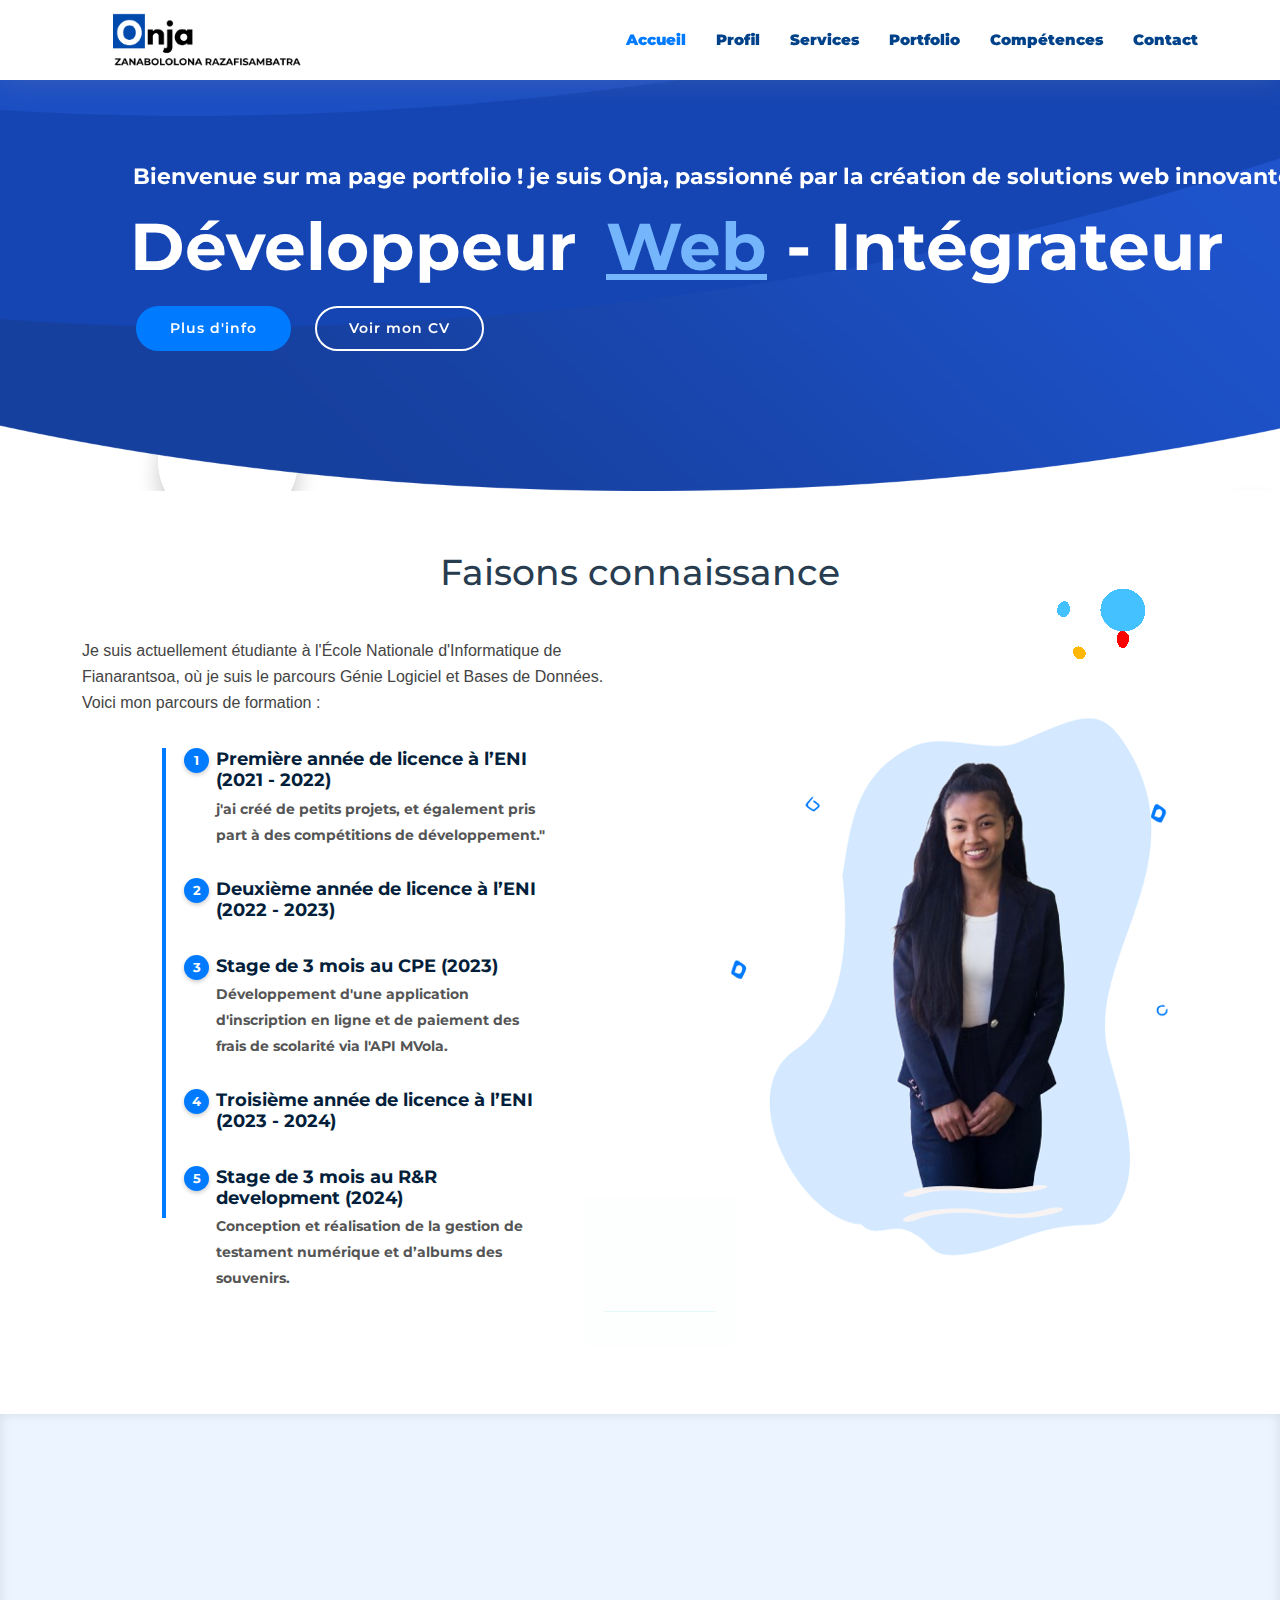
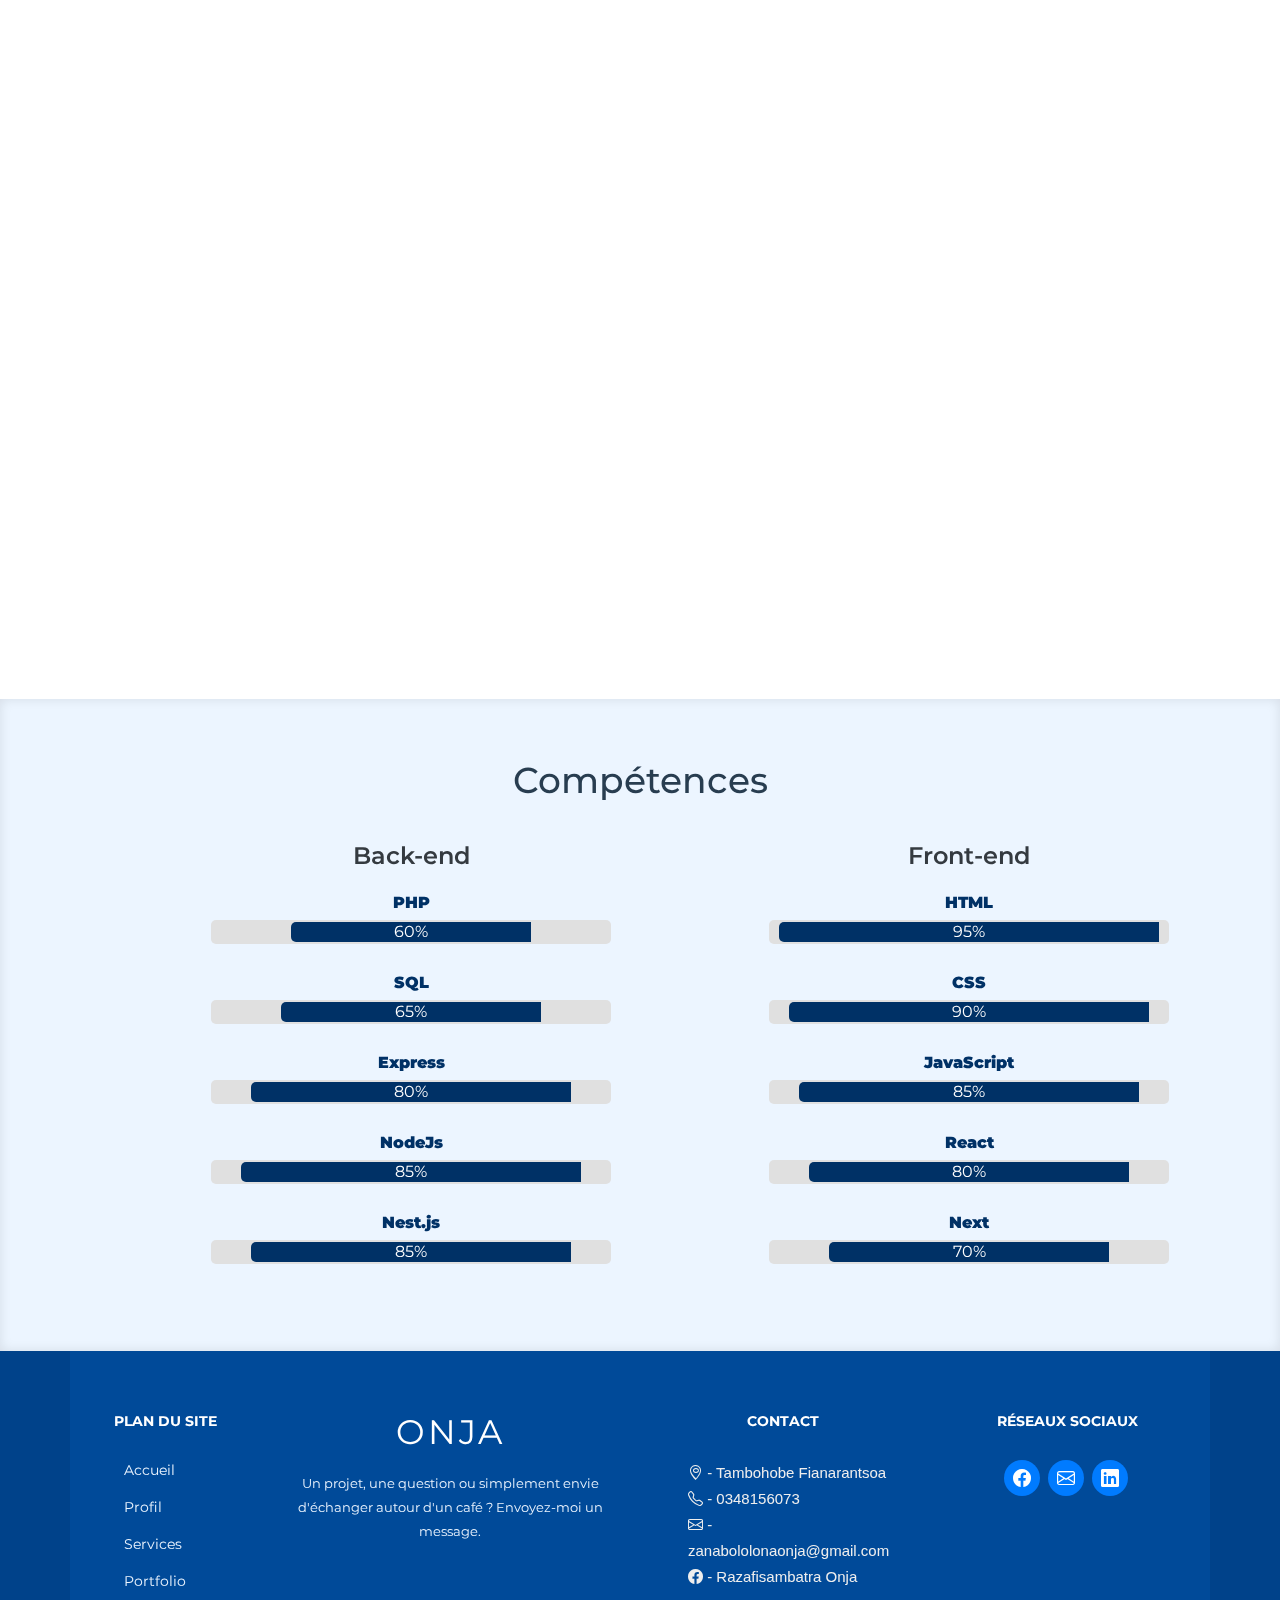
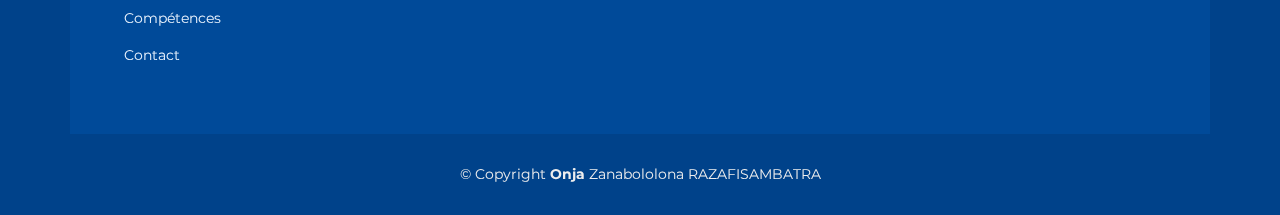
<file: andrana.html>
<!DOCTYPE html>
<html lang="en">

<head>
  <meta charset="utf-8">
  <meta content="width=device-width, initial-scale=1.0" name="viewport">

  <title>portfolio</title>
  <meta content="" name="description">
  <meta content="" name="keywords">
  <!-- Favicons -->
  <!-- Favicons -->
  <link href="assets/img/favicon.png" rel="icon">
  <link href="assets/img/apple-touch-icon.png" rel="apple-touch-icon">

  <!-- Google Fonts -->
  <link href="https://fonts.googleapis.com/css?family=Open+Sans:300,300i,400,400i,600,600i,700,700i|Montserrat:300,400,500,700" rel="stylesheet">

  <!-- Vendor CSS Files -->
  <link href="assets/vendor/aos/aos.css" rel="stylesheet">
  <link href="assets/vendor/bootstrap/css/bootstrap.min.css" rel="stylesheet">
  <link href="assets/vendor/bootstrap-icons/bootstrap-icons.css" rel="stylesheet">
  <link href="assets/vendor/glightbox/css/glightbox.min.css" rel="stylesheet">
  <link href="assets/vendor/swiper/swiper-bundle.min.css" rel="stylesheet">

  <!-- Template Main CSS File -->
  <link href="assets/css/style.css" rel="stylesheet">

  <!-- =======================================================
  * Template Name: NewBiz
  * Template URL: https://bootstrapmade.com/newbiz-bootstrap-business-template/
  * Updated: Mar 17 2024 with Bootstrap v5.3.3
  * Author: BootstrapMade.com
  * License: https://bootstrapmade.com/license/
  ======================================================== -->
 
  <style>
     .anim {
            overflow: hidden; /* Pour éviter que l'image déborde du conteneur */
            display: inline-block; /* Pour que le conteneur s'ajuste à l'image */
            max-width: 100%; /* Pour que l'image ne dépasse pas la largeur du conteneur */
            float: right;
            margin-top: -795px;
            margin-left: 462px;
        }

        .anim2 {
            overflow: hidden; /* Pour éviter que l'image déborde du conteneur */
            display: inline-block; /* Pour que le conteneur s'ajuste à l'image */
            max-width: 100%; /* Pour que l'image ne dépasse pas la largeur du conteneur */
           margin-left: 40px;
            margin-top: -155px;
           
        }

        .spark-element {
  position: absolute;
  width: 6px;
  height: 7px;
  border-radius: 50%;
  background: #004a99;
  pointer-events: none;
  animation: animate 2s linear forwards;
}

@keyframes animate {
  0% {
    opacity: 1;
    transform: translate(0, 0);
  }
  100% {
    opacity: 0;
    transform: translate(var(--x), var(--y));
  }
}




#background-wrap {
    bottom: 0;
	left: 0;
	position: fixed;
	right: 0;
	top: 0;
	z-index: -1;
}

/* KEYFRAMES */

@-webkit-keyframes animateBubble {
    0% {
        margin-top: 1000px;
    }
    100% {
        margin-top: -100%;
    }
}

@-moz-keyframes animateBubble {
    0% {
        margin-top: 1000px;
    }
    100% {
        margin-top: -100%;
    }
}

@keyframes animateBubble {
    0% {
        margin-top: 1000px;
    }
    100% {
        margin-top: -100%;
    }
}

@-webkit-keyframes sideWays { 
    0% { 
        margin-left:0px;
    }
    100% { 
        margin-left:50px;
    }
}

@-moz-keyframes sideWays { 
    0% { 
        margin-left:0px;
    }
    100% { 
        margin-left:50px;
    }
}

@keyframes sideWays { 
    0% { 
        margin-left:0px;
    }
    100% { 
        margin-left:50px;
    }
}

/* ANIMATIONS */

.x1 {
    -webkit-animation: animateBubble 25s linear infinite, sideWays 2s ease-in-out infinite alternate;
	-moz-animation: animateBubble 25s linear infinite, sideWays 2s ease-in-out infinite alternate;
	animation: animateBubble 25s linear infinite, sideWays 2s ease-in-out infinite alternate;
	
	left: -5%;
	top: 5%;
	
	-webkit-transform: scale(0.6);
	-moz-transform: scale(0.6);
	transform: scale(0.6);
}

.x2 {
    -webkit-animation: animateBubble 20s linear infinite, sideWays 4s ease-in-out infinite alternate;
	-moz-animation: animateBubble 20s linear infinite, sideWays 4s ease-in-out infinite alternate;
	animation: animateBubble 20s linear infinite, sideWays 4s ease-in-out infinite alternate;
	
	left: 5%;
	top: 80%;
	
	-webkit-transform: scale(0.4);
	-moz-transform: scale(0.4);
	transform: scale(0.4);
}

.x3 {
    -webkit-animation: animateBubble 28s linear infinite, sideWays 2s ease-in-out infinite alternate;
	-moz-animation: animateBubble 28s linear infinite, sideWays 2s ease-in-out infinite alternate;
	animation: animateBubble 28s linear infinite, sideWays 2s ease-in-out infinite alternate;
	
	left: 10%;
	top: 40%;
	
	-webkit-transform: scale(0.7);
	-moz-transform: scale(0.7);
	transform: scale(0.7);
}

.x4 {
    -webkit-animation: animateBubble 22s linear infinite, sideWays 3s ease-in-out infinite alternate;
	-moz-animation: animateBubble 22s linear infinite, sideWays 3s ease-in-out infinite alternate;
	animation: animateBubble 22s linear infinite, sideWays 3s ease-in-out infinite alternate;
	
	left: 20%;
	top: 0;
	
	-webkit-transform: scale(0.3);
	-moz-transform: scale(0.3);
	transform: scale(0.3);
}

.x5 {
    -webkit-animation: animateBubble 29s linear infinite, sideWays 4s ease-in-out infinite alternate;
	-moz-animation: animateBubble 29s linear infinite, sideWays 4s ease-in-out infinite alternate;
	animation: animateBubble 29s linear infinite, sideWays 4s ease-in-out infinite alternate;
	
	left: 30%;
	top: 50%;
	
	-webkit-transform: scale(0.5);
	-moz-transform: scale(0.5);
	transform: scale(0.5);
}

.x6 {
    -webkit-animation: animateBubble 21s linear infinite, sideWays 2s ease-in-out infinite alternate;
	-moz-animation: animateBubble 21s linear infinite, sideWays 2s ease-in-out infinite alternate;
	animation: animateBubble 21s linear infinite, sideWays 2s ease-in-out infinite alternate;
	
	left: 50%;
	top: 0;
	
	-webkit-transform: scale(0.8);
	-moz-transform: scale(0.8);
	transform: scale(0.8);
}

.x7 {
    -webkit-animation: animateBubble 20s linear infinite, sideWays 2s ease-in-out infinite alternate;
	-moz-animation: animateBubble 20s linear infinite, sideWays 2s ease-in-out infinite alternate;
	animation: animateBubble 20s linear infinite, sideWays 2s ease-in-out infinite alternate;
	
	left: 65%;
	top: 70%;
	
	-webkit-transform: scale(0.4);
	-moz-transform: scale(0.4);
	transform: scale(0.4);
}

.x8 {
    -webkit-animation: animateBubble 22s linear infinite, sideWays 3s ease-in-out infinite alternate;
	-moz-animation: animateBubble 22s linear infinite, sideWays 3s ease-in-out infinite alternate;
	animation: animateBubble 22s linear infinite, sideWays 3s ease-in-out infinite alternate;
	
	left: 80%;
	top: 10%;
	
	-webkit-transform: scale(0.3);
	-moz-transform: scale(0.3);
	transform: scale(0.3);
}

.x9 {
    -webkit-animation: animateBubble 29s linear infinite, sideWays 4s ease-in-out infinite alternate;
	-moz-animation: animateBubble 29s linear infinite, sideWays 4s ease-in-out infinite alternate;
	animation: animateBubble 29s linear infinite, sideWays 4s ease-in-out infinite alternate;
	
	left: 90%;
	top: 50%;
	
	-webkit-transform: scale(0.6);
	-moz-transform: scale(0.6);
	transform: scale(0.6);
}

.x10 {
    -webkit-animation: animateBubble 26s linear infinite, sideWays 2s ease-in-out infinite alternate;
	-moz-animation: animateBubble 26s linear infinite, sideWays 2s ease-in-out infinite alternate;
	animation: animateBubble 26s linear infinite, sideWays 2s ease-in-out infinite alternate;
	
	left: 80%;
	top: 80%;
	
	-webkit-transform: scale(0.3);
	-moz-transform: scale(0.3);
	transform: scale(0.3);
}

/* OBJECTS */

.bubble {
    -webkit-border-radius: 50%;
	-moz-border-radius: 50%;
	border-radius: 50%;
	
    -webkit-box-shadow: 0 20px 30px rgba(0, 0, 0, 0.2), inset 0px 10px 30px 5px rgba(255, 255, 255, 1);
	-moz-box-shadow: 0 20px 30px rgba(0, 0, 0, 0.2), inset 0px 10px 30px 5px rgba(255, 255, 255, 1);
	box-shadow: 0 20px 30px rgba(0, 0, 0, 0.2), inset 0px 10px 30px 5px rgba(255, 255, 255, 1);
	
    height: 200px;
	position: absolute;
	width: 200px;
}

.bubble:after {
    background: -moz-radial-gradient(center, ellipse cover,  rgba(255,255,255,0.5) 0%, rgba(255,255,255,0) 70%); /* FF3.6+ */
    background: -webkit-gradient(radial, center center, 0px, center center, 100%, color-stop(0%,rgba(255,255,255,0.5)), color-stop(70%,rgba(255,255,255,0))); /* Chrome,Safari4+ */
    background: -webkit-radial-gradient(center, ellipse cover,  rgba(255,255,255,0.5) 0%,rgba(255,255,255,0) 70%); /* Chrome10+,Safari5.1+ */
    background: -o-radial-gradient(center, ellipse cover,  rgba(255,255,255,0.5) 0%,rgba(255,255,255,0) 70%); /* Opera 12+ */
    background: -ms-radial-gradient(center, ellipse cover,  rgba(255,255,255,0.5) 0%,rgba(255,255,255,0) 70%); /* IE10+ */
    background: radial-gradient(ellipse at center,  rgba(255,255,255,0.5) 0%,rgba(255,255,255,0) 70%); /* W3C */
    filter: progid:DXImageTransform.Microsoft.gradient( startColorstr='#80ffffff', endColorstr='#00ffffff',GradientType=1 ); /* IE6-9 fallback on horizontal gradient */

	-webkit-border-radius: 50%;
	-moz-border-radius: 50%;
	border-radius: 50%;
	
    -webkit-box-shadow: inset 0 20px 30px rgba(255, 255, 255, 0.3);
	-moz-box-shadow: inset 0 20px 30px rgba(255, 255, 255, 0.3);
	box-shadow: inset 0 20px 30px rgba(255, 255, 255, 0.3);
	
	content: "";
    height: 180px;
	left: 10px;
	position: absolute;
	width: 180px;
}

    </style>
</head>

<body>

  <!-- ======= Header ======= -->

  <header id="header" class="fixed-top d-flex align-items-center">
    <div class="container d-flex justify-content-between">

      <div class="logo">
        <!-- Uncomment below if you prefer to use an text logo -->
        <!-- <h1><a href="index.html">NewBiz</a></h1> -->
        <a href="index.html"><img src="assets/img/4.png" alt="" class="img-fluid"></a>
      </div>

      <nav id="navbar" class="navbar">
        <ul>
          <li><a class="nav-link scrollto active" href="#hero">Accueil</a></li>
          <li><a class="nav-link scrollto" href="#about">Profil</a></li>
          <li><a class="nav-link scrollto" href="#services">Services</a></li>
          <li><a class="nav-link scrollto " href="#portfolio">Portfolio</a></li>
          <li><a class="nav-link scrollto" href="#testimonials">Compétences</a></li>
          <li><a class="nav-link scrollto" href="#contact">Contact</a></li>
        </ul>
        
        <i class="bi bi-list mobile-nav-toggle"></i>
      </nav><!-- .navbar -->

    </div>
  </header><!-- #header -->

  <!-- ======= Hero Section ======= -->

  <section id="hero" class="clearfix">

<!-- <div class="has-animation animation-ltr" data-delay="10">
  <p class="bigger">Reveal Animation </p>
</div> -->
<!-- <div class="has-animation animation-ltr" data-delay="1500"> -->
  <div class="hero-info" data-aos="zoom-in" data-aos-delay="10">

    <p class="bjr">Bienvenue sur ma page portfolio ! je suis Onja, passionné par la création de solutions web innovantes.</p><br>
    <h2>Développeur<span>Web</span> - Intégrateur</h2>
  
   
      <!-- <div class="animated-text">
        <span>B</span><span>o</span><span>n</span><span>j</span><span>o</span><span>u</span><span>r</span>
    </div> -->
    <div>
      <a href="#about" class="btn-get-started scrollto">Plus d'info</a>
      <a href="assets/img/cv.png"class="btn-services scrollto">Voir mon CV</a>
      <!-- <a href="assets/img/cv.png" target="_blank" class="cv">Cliquez ici</a> -->
    </div>
  </div>

</div>
<!-- </div> -->

<div class="has-animation animation-rtl" data-delay="1000">
  <!-- <p class="text">Locing elit,s aute irure dolor in reprehenderit in voluptate velit esse cillum dolore eu fugiat nulla pariatur. Excepteur sint occaecat cupidatat non proident, sunt in culpa qui officia deserunt mollit anim id est laborum.</p> -->
</div>
<!-- <div class="has-animation animation-rtl" data-delay="2000">
  <img src="https://images.prismic.io/figaroimmo/943be1d1-6e3a-4c59-a5f1-97ce8b6ea147_lyon-confinement.jpg?auto=compress,format&rect=0,0,1000,667&w=720&h=480" width="600" />
</div> -->

<br>

<div class="has-animation animation-ltr" data-delay="4000">
  <!-- <p class="bigger">END ☺</p> -->
</div>


<script src="https://code.jquery.com/jquery-3.6.0.min.js"></script>
<script>
    $(document).ready(function() {
        $('.has-animation').each(function(index) {
            $(this).delay($(this).data('delay')).queue(function(){
                $(this).addClass('animate-in');
            });
        });
    });

    document.addEventListener('mousemove', (e) => {
    const ripple = document.createElement('div');
    ripple.classList.add('ripple');
    ripple.style.left = `${e.clientX}px`;
    ripple.style.top = `${e.clientY}px`;
    document.body.appendChild(ripple);

    ripple.addEventListener('animationend', () => {
        ripple.remove();
    });
});

</script>
    
  </section><!-- End Hero Section -->

  <main id="main">

    <!-- ======= About Section ======= -->
    <section id="about">
      <div class="container" data-aos="fade-up">

        <header class="section-header">
          <h3>Faisons connaissance</h3><br>
        </header>

        <div class="row about-container">
          <div id="background-wrap">
            <div class="bubble x1"></div>
            <div class="bubble x2"></div>
            <div class="bubble x3"></div>
            <div class="bubble x4"></div>
            <div class="bubble x5"></div>
            <div class="bubble x6"></div>
            <div class="bubble x7"></div>
            <div class="bubble x8"></div>
            <div class="bubble x9"></div>
            <div class="bubble x10"></div>
        </div>

        <div class="col-lg-6 content order-lg-1 order-4">
          <p style="text-align: left;font-family:Arial, Helvetica, sans-serif;font-weight: 500;"> Je suis actuellement étudiante à l'École Nationale d'Informatique
            de Fianarantsoa, où je suis le parcours Génie Logiciel et Bases de Données. Voici mon parcours de formation :</p>
         <div class="spinner-container mt-4">
          <div class="container mt-5">
            <div class="row">
              <!-- Ligne verticale et contenu -->
              <div class="col-lg-9 mx-auto">
                <div class="timeline">
                  <!-- Expérience 1 -->
                  <div class="timeline-item">
                    <span class="timeline-number">1</span>
                    <div class="timeline-content">
                      <h4 class="timeline-title">Première année de licence à l’ENI (2021 - 2022)</h4>
                     
                      <p class="phrase"> j'ai créé de petits projets, et également pris part à des compétitions de développement."</P>
                
                     
                    </div>
                  </div>
                  <!-- Expérience 2 -->
                  <div class="timeline-item">
                    <span class="timeline-number">2</span>
                    <div class="timeline-content">
                      <h4 class="timeline-title">Deuxième année de licence à l’ENI (2022 - 2023)</h4>
                         </div>
                  </div>
                  <!-- Expérience 3 -->
                  <div class="timeline-item">
                    <span class="timeline-number">3</span>
                    <div class="timeline-content">
                      <h4 class="timeline-title">Stage de 3 mois au CPE (2023)</h4>
                      <p class="phrase">Développement d'une application d'inscription en ligne et de paiement des frais de scolarité via l'API MVola.</p>
                    </div>
                  </div>
                  <!-- Expérience 4 -->
                  <div class="timeline-item">
                    <span class="timeline-number">4</span>
                    <div class="timeline-content">
                      <h4 class="timeline-title">Troisième année de licence à l’ENI (2023 - 2024)</h4>
                    </div>
                  </div>
                  <!-- Expérience 5 -->
                  <div class="timeline-item">
                    <span class="timeline-number">5</span>
                    <div class="timeline-content">
                      <h4 class="timeline-title">Stage de 3 mois au R&R development (2024)</h4>
                      <p class="phrase">Conception et réalisation de la gestion de testament numérique et d’albums des souvenirs.</p>
                    </div>
                  </div>
                </div>
              </div>
            </div>
          </div>
             </div>
        </div>
        
     
        
        <div class="col-lg-3 background order-lg-2 custom-style" data-aos="">
          <img src="assets/img/CAP.png" class="img-fluid" alt="">
          
          <!-- Spinner Vertical -->
         
        </div>
        
  
        </div>

        <div class="anim">
          <img src="assets/img/Animation - 1723205109896.gif" class="img-fluid" alt="">
           </div>
           <div class="anim2">
            <img src="assets/img/Animation - 1723204745256.gif" class="img-fluid" alt="">
             </div>
           <!-- <div class="anim">
            <img src="assets/img/Animation - 1723204745256.gif" class="img-fluid" alt="">
             </div> -->
      </div>
      <script>
     function spark(event) {
  let sparkElement = document.createElement("div");
  sparkElement.classList.add("spark-element");
  
  // Set the position of the element based on the mouse event
  sparkElement.style.left = event.pageX + "px";
  sparkElement.style.top = event.pageY + "px";

  // Randomly scale the element
  sparkElement.style.transform = `scale(${Math.random() * 2 + 1})`;

  // Set random transition values
  sparkElement.style.setProperty("--x", getRandomTransitionValue());
  sparkElement.style.setProperty("--y", getRandomTransitionValue());
  document.body.appendChild(sparkElement);

  // Remove the element after 2 seconds
  setTimeout(() => {
    document.body.removeChild(sparkElement);
  }, 2000);
}

function getRandomTransitionValue() {
  // Generate a random value between -200 and 200 pixels
  return `${Math.random() * 400 - 200}px`;
}

// Add event listener to track mouse movements and create spark effect
document.addEventListener("mousemove", spark);


      </script>
    </section><!-- End About Section -->

    <!-- ======= Services Section ======= -->
    <section id="services" class="section-bg">
      <div class="container" data-aos="fade-up">

        <header class="section-header">
          <h3>A votre service !</h3>
          <p>Ce que je sais faire.</p>
        </header>

        <div class="row justify-content-center">

          <div class="col-md-6 col-lg-5" data-aos="zoom-in" data-aos-delay="100">
            <div class="box">
              <div class="icon"><i class="bi bi-palette" style="color: #ff689b;"></i></div>
              <h4 class="title"><a href="">Graphisme</a></h4>
              <p class="description">Création d’identité graphique, logos, chartes graphiques, visuels et documents. Typographie, dessin vectoriel, retouche photo.
              </p>
            </div>
          </div>
          <div class="col-md-6 col-lg-5" data-aos="zoom-in" data-aos-delay="200">
            <div class="box">
              <div class="icon"><i class="bi bi-card-checklist" style="color: #e9bf06;"></i></div>
              <h4 class="title"><a href="">Webdesign</a></h4>
              <p class="description">
                Création de thèmes graphiques et d’interfaces web. Responsive design. Ergonomie. Développement front-end selon les standards W3C.</p>
            </div>
          </div>

          <div class="col-md-6 col-lg-5" data-aos="zoom-in" data-aos-delay="100">
            <div class="box">
              <div class="icon"><i class="bi bi-briefcase" style="color: #3fcdc7;"></i></div>
              <h4 class="title"><a href="">  Gestion de projets</a></h4>
              <p class="description">
              
                Coordination des étapes de réalisation de l’analyse des besoins à la mise en ligne. Gestion des resources externes. Choix de technologies adaptées.</p>
            </div>
          </div>
          <div class="col-md-6 col-lg-5" data-aos="zoom-in" data-aos-delay="200">
            <div class="box">
              <div class="icon"><i class="bi bi-code-slash" style="color:#41cf2e;"></i></div>
              <h4 class="title"><a href=""> Développement</a></h4>
              <p class="description">
               
                Développement sur mesure. Création ou refonte de site. Systèmes de gestion de contenu (CMS) Drupal et WordPress. Technologies open-source.</p>
            </div>
          </div>


          </div>

        </div>

      </div>
    </section><!-- End Services Section -->

    
    <!-- ======= Why Us Section ======= -->
    <section id="why-us">
      <div class="container" data-aos="fade-up">
        <header class="section-header">
          <h3>Consulter mon curriculum vitae</h3>
          <a href="assets/img/cv.png" target="_blank" class="cv">Cliquez ici</a>
      </header>
      
        <div class="row row-eq-height justify-content-center">

        </div>

        <div class="row counters" data-aos="fade-up" data-aos-delay="100">


        </div>

      </div>
    </section><!-- End Why Us Section -->

    <!-- ======= Portfolio Section ======= -->
    <section id="portfolio" class="clearfix">
      <div class="container" data-aos="fade-up">

        <header class="section-header">
          <h3 class="section-title"> Portfolio</h3>
        </header>

        <div class="row" data-aos="fade-up" data-aos-delay="100">
          <div class="col-lg-12">
            <div id="background-wrap">
              <div class="bubble x1"></div>
              <div class="bubble x2"></div>
              <div class="bubble x3"></div>
              <div class="bubble x4"></div>
              <div class="bubble x5"></div>
              <div class="bubble x6"></div>
              <div class="bubble x7"></div>
              <div class="bubble x8"></div>
              <div class="bubble x9"></div>
              <div class="bubble x10"></div>
          </div>
            <ul id="portfolio-flters">

              <!-- <li data-filter="*" class="filter-active">All</li> -->
              <li data-filter=".filter-app">petit Projet</li>
              <li data-filter=".filter-card">competition</li>
              <li data-filter=".filter-web">Stage</li>
            </ul>
          </div>
        </div>

        <div class="row portfolio-container" data-aos="fade-up" data-aos-delay="200">

          <div class="col-lg-4 col-md-6 portfolio-item filter-app">
            <div class="portfolio-wrap">
              <img src="assets/img/portfolio/2.jpg" class="img-fluid" alt="">
              <div class="portfolio-info">
                <h4><a>Gestion de bibliotheque </a></h4>
                <p>JSP</p>
                <div>
                  <a href="assets/img/portfolio/1.jpeg" title=" 1" class="portfolio-lightbox link-preview"><i class="bi bi-plus"></i></a>
                   </div>
              </div>
            </div>
          </div>

          <div class="col-lg-4 col-md-6 portfolio-item filter-web">

              <div class="portfolio-wrap">
                <img src="assets/img/portfolio/cpe1.jpg" class="img-fluid" alt="">
                <div class="portfolio-info">
                  <h4><a >application d'inscription en ligne 
                  </a></h4>
               
                
                  <p>React - Express</p>
                  <div>
                    <a href="assets/img/portfolio/2.jpg" class="portfolio-lightbox link-preview" data-gallery="portfolioGallery" title="App 2"><i class="bi bi-plus"></i></a>
                   </div>
                </div>
            </div>
          </div>

          <div class="col-lg-4 col-md-6 portfolio-item filter-app">
            <div class="portfolio-wrap">
              <img src="assets/img/portfolio/BeFunky-design (4).jpg" class="img-fluid" alt="">
              <div class="portfolio-info">
                <h4><a >Gestion d'une banque</a></h4>
                <p style="font-weight: bold;">React - Express</p>  
                <div>
                  <a href="assets/img/portfolio/3.jpg" class="portfolio-lightbox link-preview" data-gallery="portfolioGallery" title="Web 3"><i class="bi bi-plus"></i></a>
                  </div>
              </div>
           
            </div>
          </div>

          <div class="col-lg-4 col-md-6 portfolio-item filter-card">
            <div class="portfolio-wrap">
              <img src="assets/img/portfolio/a.png" class="img-fluid" alt="">
              <div class="portfolio-info">
                <h4><a href="portfolio-details.html">devhunt</a></h4>
                <p>react-Tailwind</p>
                <div>
                  <a href="assets/img/portfolio/BeFunky-design (4).jpg" class="portfolio-lightbox link-preview" data-gallery="portfolioGallery" title="Card 2"><i class="bi bi-plus"></i></a>
                   </div>
              </div>
            </div>
          </div>

          <div class="col-lg-4 col-md-6 portfolio-item filter-web">
            <div class="portfolio-wrap">
              <img src="assets/img/portfolio/testament2.png" class="img-fluid" alt="">
              <div class="portfolio-info">
                <h4><a href="portfolio-details.html">la gestion de testament Numerique</a></h4>
                <p>Next - Express</p>
                <div>
                  <a href="assets/img/portfolio/a.png" class="portfolio-lightbox link-preview" data-gallery="portfolioGallery" title="Web 2"><i class="bi bi-plus"></i></a>
                  </div>
              </div>
            </div>
          </div>

          <div class="col-lg-4 col-md-6 portfolio-item filter-app">
            <div class="portfolio-wrap">
              <img src="assets/img/portfolio/ihm.jpeg" class="img-fluid" alt="">
              <div class="portfolio-info">
                <h4><a>Gestion d'une banque</a></h4>
                <p>React - Express</p>
                <div>
                  <a href="assets/img/portfolio/b.png" class="portfolio-lightbox link-preview" data-gallery="portfolioGallery" title="App 3"><i class="bi bi-plus"></i></a>
                 </div>
              </div>
            </div>
          </div>

          <div class="col-lg-4 col-md-6 portfolio-item filter-card">
            <div class="portfolio-wrap">
              <img src="assets/img/portfolio/b.png" class="img-fluid" alt="">
              <div class="portfolio-info">
                <h4><a >devhunt</a></h4>
                <p>react</p>
                <div>
                  <a href="assets/img/portfolio/5.jpg" class="portfolio-lightbox link-preview" data-gallery="portfolioGallery" title="Card 1"><i class="bi bi-plus"></i></a>
                   </div>
              </div>
            </div>
          </div>

          <div class="col-lg-4 col-md-6 portfolio-item filter-card">
            <div class="portfolio-wrap">
              <img src="assets/img/portfolio/c.png" class="img-fluid" alt="">
              <div class="portfolio-info">
                <h4><a href="portfolio-details.html">Card 3</a></h4>
                <p>Card</p>
                <div>
                  <a href="assets/img/portfolio/5.jpg" class="portfolio-lightbox link-preview" data-gallery="portfolioGallery" title="Card 3"><i class="bi bi-plus"></i></a>
                  <a href="portfolio-details.html" class="link-details" title="More Details"><i class="bi bi-link"></i></a>
                </div>
              </div>
            </div>
          </div>

          <div class="col-lg-4 col-md-6 portfolio-item filter-web">
            <div class="portfolio-wrap">
              <img src="assets/img/portfolio/testament3.png" class="img-fluid" alt="">
              <div class="portfolio-info">
                <h4><a href="portfolio-details.html">la gestion de testament Numerique </a></h4>
                <p>Next - Express</p>
                <div>
                  <a href="assets/img/portfolio/testament2.png" class="portfolio-lightbox link-preview" data-gallery="portfolioGallery" title="Web 1"><i class="bi bi-plus"></i></a>
                  <a href="portfolio-details.html" class="link-details" title="More Details"><i class="bi bi-link"></i></a>
                </div>
              </div>
            </div>
          </div>

        </div>

      </div>
    </section><!-- End Portfolio Section -->



    
    <!-- ======= Testimonials Section ======= -->
    <section id="testimonials" class="section-bg">
      <div class="container" data-aso="zoom-in">

        <header class="section-header">
          <h3>Compétences</h3>
        </header>
        <div class="weird-container">
          <div class="weird-column">
            <h4 class="Odd-backend">Back-end</h4>
            <div class="strange-tech">
              <div class="odd-progress-container">
                <label for="file1">PHP</label>
                <div class="odd-progress">
                  <div class="odd-progress-bar" role="progressbar" style="width: 60%;" aria-valuenow="60" aria-valuemin="65" aria-valuemax="10">60%</div>
                </div>
              </div>
              <div class="odd-progress-container">
                <label for="file2">SQL</label>
                <div class="odd-progress">
                  <div class="odd-progress-bar" role="progressbar" style="width: 65%;" aria-valuenow="65" aria-valuemin="0" aria-valuemax="100">65%</div>
                </div>
              </div>
              <div class="odd-progress-container">
                <label for="file3">Express</label>
                <div class="odd-progress">
                  <div class="odd-progress-bar" role="progressbar" style="width: 80%;" aria-valuenow="80" aria-valuemin="0" aria-valuemax="100">80%</div>
                </div>
              </div>
              <div class="odd-progress-container">
                <label for="file4">NodeJs</label>
                <div class="odd-progress">
                  <div class="odd-progress-bar" role="progressbar" style="width: 85%;" aria-valuenow="85" aria-valuemin="0" aria-valuemax="100">85%</div>
                </div>
              </div>
              <div class="odd-progress-container">
                <label for="file4">Nest.js</label>
                <div class="odd-progress">
                  <div class="odd-progress-bar" role="progressbar" style="width: 80%;" aria-valuenow="85" aria-valuemin="0" aria-valuemax="100">85%</div>
                </div>
              </div>
            </div>
          </div>
        
          <div class="weird-column">
            <h4 class="Odd-frontend">Front-end</h4>
            <div class="strange-tech">
              <div class="odd-progress-container">
                <label for="file5">HTML</label>
                <div class="odd-progress">
                  <div class="odd-progress-bar" role="progressbar" style="width: 95%;" aria-valuenow="90" aria-valuemin="0" aria-valuemax="100">95%</div>
                </div>
              </div>
              <div class="odd-progress-container">
                <label for="file6">CSS</label>
                <div class="odd-progress">
                  <div class="odd-progress-bar" role="progressbar" style="width: 90%;" aria-valuenow="80" aria-valuemin="0" aria-valuemax="100">90%</div>
                </div>
              </div>
              <div class="odd-progress-container">
                <label for="file7">JavaScript</label>
                <div class="odd-progress">
                  <div class="odd-progress-bar" role="progressbar" style="width: 85%;" aria-valuenow="75" aria-valuemin="0" aria-valuemax="100">85%</div>
                </div>
              </div>
              <div class="odd-progress-container">
                <label for="file8">React</label>
                <div class="odd-progress">
                  <div class="odd-progress-bar" role="progressbar" style="width: 80%;" aria-valuenow="70" aria-valuemin="0" aria-valuemax="100">80%</div>
                </div>
              </div>
              <div class="odd-progress-container">
                <label for="file8">Next</label>
                <div class="odd-progress">
                  <div class="odd-progress-bar" role="progressbar" style="width: 70%;" aria-valuenow="70" aria-valuemin="0" aria-valuemax="100">70%</div>
                </div>
              </div>
            </div>
          </div>
        </div>
        
    </section><!-- End Testimonials Section -->

    <!-- ======= Team Section ======= -->

  
    <!-- ======= Contact Section ======= -->
    <!-- <section id="contact">
      <div class="container-fluid" data-aos="fade-up">

        <div class="contact-container">
          <h2>Contact </h2>
          <form id="contactForm">
              <div class="form-group">
                  <label for="name">Votre nom *</label>
                  <input type="text" id="name" name="name" required>
              </div>
              <div class="form-group">
                  <label for="email">Votre email *</label>
                  <input type="email" id="email" name="email" required>
              </div>
              <div class="form-group">
                  <label for="subject">Objet :</label>
                  <input type="text" id="subject" name="subject" required>
              </div>
              <div class="form-group">
                  <label for="message">Message :</label>
                  <textarea id="message" name="message" required></textarea>
              </div><BR></BR>
              <button type="submit">Envoyer</button>
          </form>
      </div>
   
      


      <script type="text/javascript" src="https://cdn.jsdelivr.net/npm/@emailjs/browser@4/dist/email.min.js"></script>
      <script type="text/javascript">
          (function() {
              emailjs.init("Etba5J10R84bbHQR2"); // Remplacez par votre clé publique EmailJS
              console.log('EmailJS initialized');
          })();
      </script>
      <script type="text/javascript">
          document.getElementById('contactForm').addEventListener('submit', function(event) {
              event.preventDefault();
              console.log('Form submit event triggered');
      
              const serviceID = 'service_k58if4k'; // Remplacez par votre identifiant de service
              const templateID = 'template_0trv6km'; // Remplacez par votre identifiant de modèle
      
              const templateParams = {
                  name: document.getElementById('name').value,
                  email: document.getElementById('email').value,
                  subject: document.getElementById('subject').value,
                  message: document.getElementById('message').value,
                  to_email: 'zanabololonaonja@gmail.com'
              };
      
              console.log('Sending email with params:', templateParams);
      
              emailjs.send(serviceID, templateID, templateParams)
                  .then(() => {
                      console.log('Email sent successfully');
                      alert('Email envoyé avec succès!');
                  }, (err) => {
                      console.log('Error sending email:', err);
                      alert(`Erreur lors de l'envoi de l'email: ${JSON.stringify(err)}`);
                  });
          });
      </script>
      </div> -->
    <!-- </section> -->

  </main><!-- End #main -->

  <!-- ======= Footer ======= -->
  <section id="contact">
  <footer id="footer">
    <div class="footer-top">
      <div class="container">
        <div class="row">
          <div class="col-lg-2 col-md-6 footer-links">
            <h4>Plan du site</h4>
            <ul style="text-align: left;margin-left: 42px;">
              <li><a href="#">Accueil</a></li>
              <li><a href="#">Profil</a></li>
              <li><a href="#">Services</a></li>
              <li><a href="#">Portfolio</a></li>
              <li><a href="#">Compétences</a></li>
              <li><a href="#">Contact</a></li>
            </ul>
          </div>

          <div class="col-lg-4 col-md-6 footer-info">
            <h3>Onja</h3>
            <p>Un projet, une question ou simplement envie d'échanger autour d'un café ? Envoyez-moi un message.</p>
          </div>

       

          <div class="col-lg-3 col-md-6 footer-contact">
            <h4>Contact </h4>
            <p style="text-align: left;margin-left: 36px;font-family: Arial, Helvetica, sans-serif;font-size: 15px;">
              <i class="bi bi-geo-alt"></i> - Tambohobe Fianarantsoa<br>
              <i class="bi bi-telephone"></i> - 0348156073<br>
              <i class="bi bi-envelope"></i> - zanabololonaonja@gmail.com<br>
              <i class="bi bi-facebook"></i> - Razafisambatra Onja<br>
          </p>
          

      
          </div>

          <div class="col-lg-3 col-md-6 footer-newsletter">
            <h4>Réseaux sociaux</h4>
            <div class="social-links">
            
              <a href="#" class="facebook"><i class="bi bi-facebook"></i></a>

              <a href="https://mail.google.com/mail/u/0/#inbox" class="email"><i class="bi bi-envelope"></i></a>

              <a href="https://www.linkedin.com/in/razafisambatra-zanabololona-onja-24b252344/" class="linkedin"><i class="bi bi-linkedin"></i></a>
            </div>

          </div>

        </div>
      </div>
    </div>

    <div class="container">
      <div class="copyright">
        &copy; Copyright <strong>Onja </strong> Zanabololona RAZAFISAMBATRA
      </div>
    
    </div>
  </footer><!-- End Footer -->
</section> 

  <a href="#" class="back-to-top d-flex align-items-center justify-content-center"><i class="bi bi-arrow-up-short"></i></a>

  <!-- Vendor JS Files -->
  <script src="assets/vendor/purecounter/purecounter_vanilla.js"></script>
  <script src="assets/vendor/aos/aos.js"></script>
  <script src="assets/vendor/bootstrap/js/bootstrap.bundle.min.js"></script>
  <script src="assets/vendor/glightbox/js/glightbox.min.js"></script>
  <script src="assets/vendor/isotope-layout/isotope.pkgd.min.js"></script>
  <script src="assets/vendor/swiper/swiper-bundle.min.js"></script>
  <script src="assets/vendor/php-email-form/validate.js"></script>

  <!-- Template Main JS File -->
  <script src="assets/js/main.js"></script>

</body>

</html>
</file>
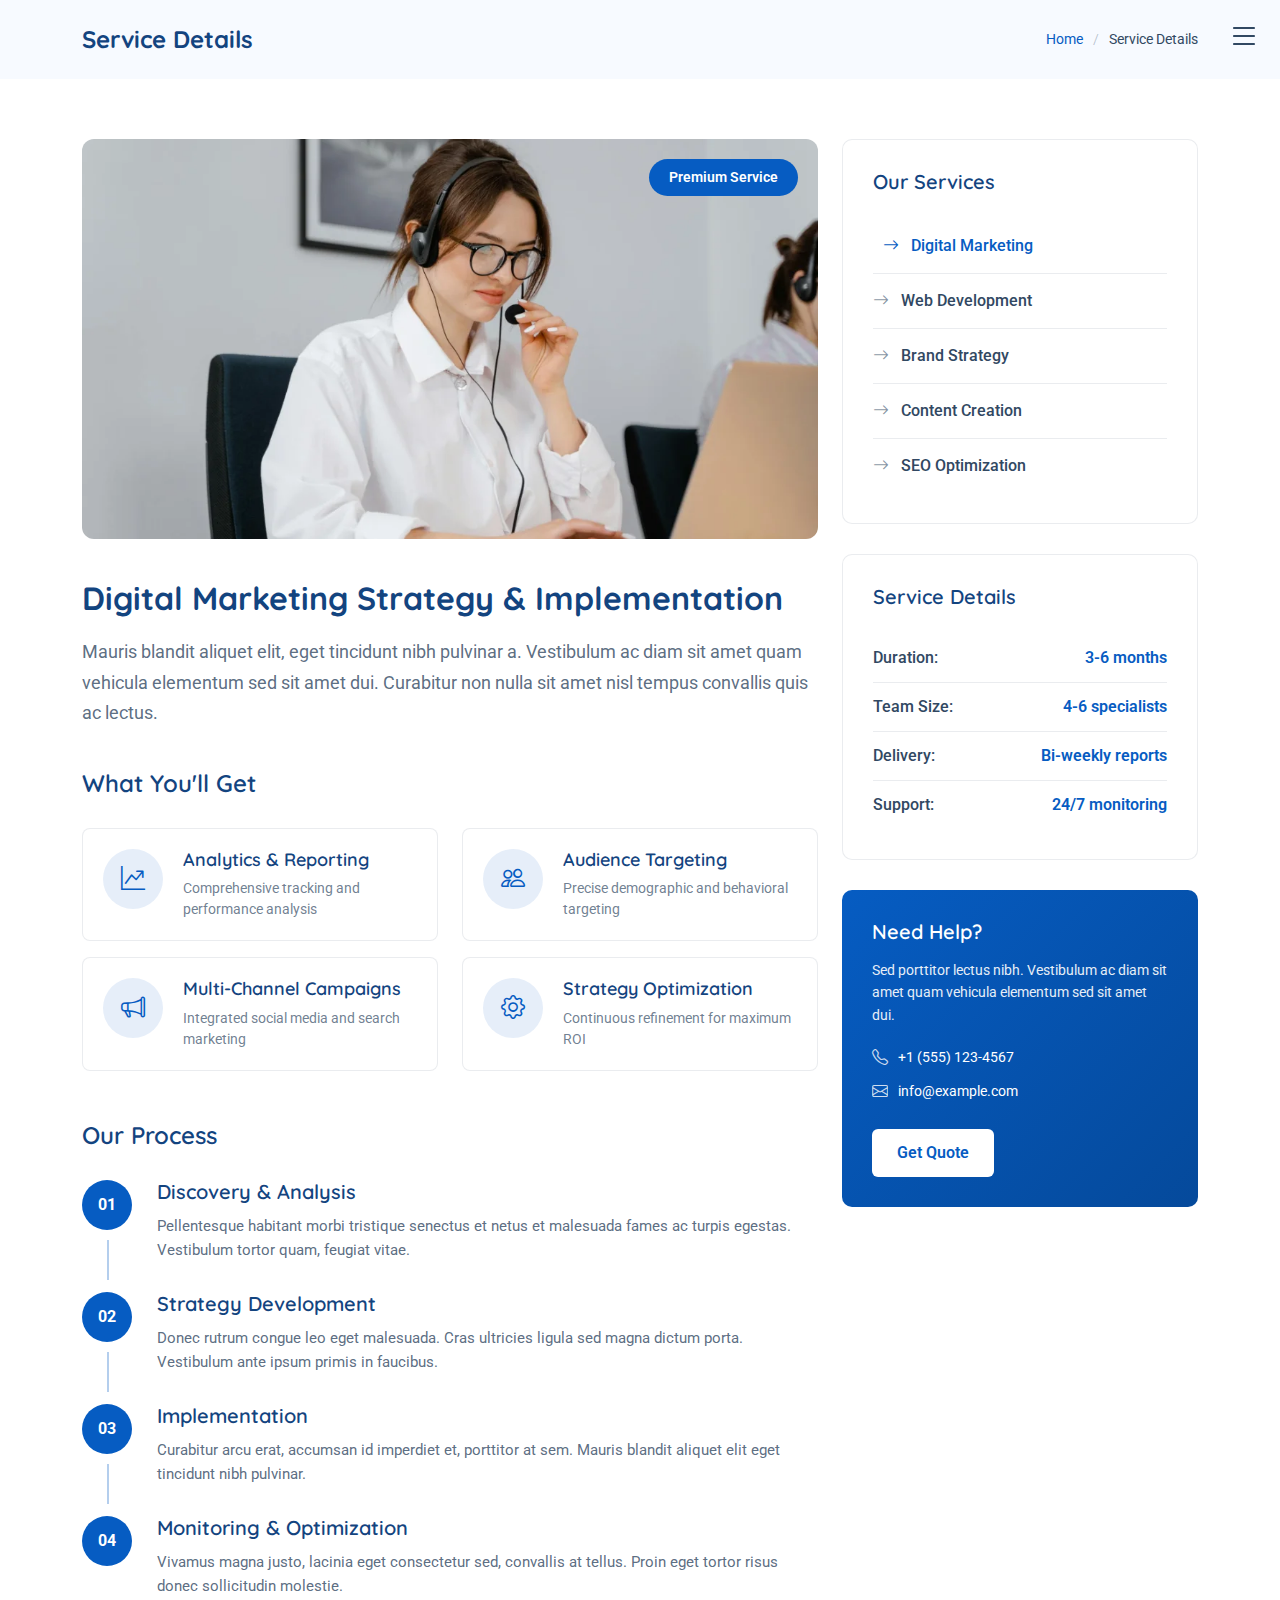
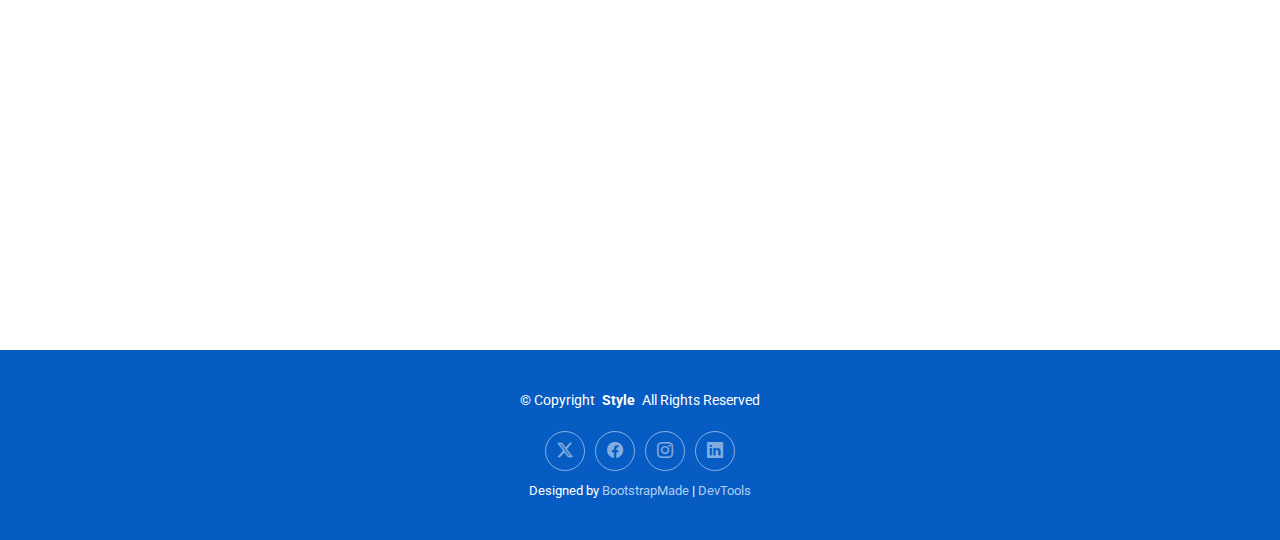
<file: service-details.html>
<!DOCTYPE html>
<html lang="en">

<head>
  <meta charset="utf-8">
  <meta content="width=device-width, initial-scale=1.0" name="viewport">
  <title>Service Details - Style Bootstrap Template</title>
  <meta name="description" content="">
  <meta name="keywords" content="">

  <!-- Favicons -->
  <link href="assets/img/favicon.png" rel="icon">
  <link href="assets/img/apple-touch-icon.png" rel="apple-touch-icon">

  <!-- Fonts -->
  <link href="https://fonts.googleapis.com" rel="preconnect">
  <link href="https://fonts.gstatic.com" rel="preconnect" crossorigin>
  <link href="https://fonts.googleapis.com/css2?family=Roboto:ital,wght@0,100;0,300;0,400;0,500;0,700;0,900;1,100;1,300;1,400;1,500;1,700;1,900&family=Open+Sans:ital,wght@0,300;0,400;0,500;0,600;0,700;0,800;1,300;1,400;1,500;1,600;1,700;1,800&family=Quicksand:wght@300;400;500;600;700&display=swap" rel="stylesheet">

  <!-- Vendor CSS Files -->
  <link href="assets/vendor/bootstrap/css/bootstrap.min.css" rel="stylesheet">
  <link href="assets/vendor/bootstrap-icons/bootstrap-icons.css" rel="stylesheet">
  <link href="assets/vendor/aos/aos.css" rel="stylesheet">
  <link href="assets/vendor/glightbox/css/glightbox.min.css" rel="stylesheet">
  <link href="assets/vendor/swiper/swiper-bundle.min.css" rel="stylesheet">

  <!-- Main CSS File -->
  <link href="assets/css/main.css" rel="stylesheet">

  <!-- =======================================================
  * Template Name: Style
  * Template URL: https://bootstrapmade.com/style-bootstrap-portfolio-template/
  * Updated: Jul 02 2025 with Bootstrap v5.3.7
  * Author: BootstrapMade.com
  * License: https://bootstrapmade.com/license/
  ======================================================== -->
</head>

<body class="service-details-page">

  <header id="header" class="header d-flex align-items-center fixed-top">
    <div class="container-fluid position-relative d-flex align-items-center justify-content-between">

      <a href="index.html" class="logo d-flex align-items-center">
        <!-- Uncomment the line below if you also wish to use an image logo -->
        <!-- <img src="assets/img/logo.webp" alt=""> -->
        <!-- Uncomment the line below if you also wish to use an text logo -->
        <!-- <h1 class="sitename">Style</h1>  -->
      </a>

      <nav id="navmenu" class="navmenu">

        <div class="profile-img">
          <img src="assets/img/profile/profile-square-1.webp" alt="" class="img-fluid rounded-circle">
        </div>

        <a href="index.html" class="logo d-flex align-items-center justify-content-center">
          <!-- Uncomment the line below if you also wish to use an image logo -->
          <!-- <img src="assets/img/logo.webp" alt=""> -->
          <h1 class="sitename">Alex Smith</h1>
        </a>

        <div class="social-links text-center">
          <a href="#" class="twitter"><i class="bi bi-twitter-x"></i></a>
          <a href="#" class="facebook"><i class="bi bi-facebook"></i></a>
          <a href="#" class="instagram"><i class="bi bi-instagram"></i></a>
          <a href="#" class="google-plus"><i class="bi bi-skype"></i></a>
          <a href="#" class="linkedin"><i class="bi bi-linkedin"></i></a>
        </div>

        <ul>
          <li><a href="#hero">Home</a></li>
          <li><a href="#about">About</a></li>
          <li><a href="#resume">Resume</a></li>
          <li><a href="#portfolio">Portfolio</a></li>
          <li><a href="#services">Services</a></li>
          <li class="dropdown"><a href="#"><span>Dropdown</span> <i class="bi bi-chevron-down toggle-dropdown"></i></a>
            <ul>
              <li><a href="#">Dropdown 1</a></li>
              <li class="dropdown"><a href="#"><span>Deep Dropdown</span> <i class="bi bi-chevron-down toggle-dropdown"></i></a>
                <ul>
                  <li><a href="#">Deep Dropdown 1</a></li>
                  <li><a href="#">Deep Dropdown 2</a></li>
                  <li><a href="#">Deep Dropdown 3</a></li>
                  <li><a href="#">Deep Dropdown 4</a></li>
                  <li><a href="#">Deep Dropdown 5</a></li>
                </ul>
              </li>
              <li><a href="#">Dropdown 2</a></li>
              <li><a href="#">Dropdown 3</a></li>
              <li><a href="#">Dropdown 4</a></li>
            </ul>
          </li>
          <li><a href="#contact">Contact</a></li>
        </ul>
        <i class="mobile-nav-toggle d-xl-none bi bi-list"></i>
      </nav>

    </div>
  </header>

  <main class="main">

    <!-- Page Title -->
    <div class="page-title light-background">
      <div class="container d-lg-flex justify-content-between align-items-center">
        <h1 class="mb-2 mb-lg-0">Service Details</h1>
        <nav class="breadcrumbs">
          <ol>
            <li><a href="index.html">Home</a></li>
            <li class="current">Service Details</li>
          </ol>
        </nav>
      </div>
    </div><!-- End Page Title -->

    <!-- Service Details Section -->
    <section id="service-details" class="service-details section">

      <div class="container" data-aos="fade-up" data-aos-delay="100">

        <div class="row gy-5">

          <div class="col-lg-8" data-aos="fade-up" data-aos-delay="200">
            <div class="service-hero">
              <img src="assets/img/services/services-7.webp" alt="" class="img-fluid">
              <div class="service-badge">
                <span>Premium Service</span>
              </div>
            </div>

            <div class="service-content">
              <div class="service-header">
                <h2>Digital Marketing Strategy &amp; Implementation</h2>
                <p class="service-intro">Mauris blandit aliquet elit, eget tincidunt nibh pulvinar a. Vestibulum ac diam sit amet quam vehicula elementum sed sit amet dui. Curabitur non nulla sit amet nisl tempus convallis quis ac lectus.</p>
              </div>

              <div class="service-features">
                <h4>What You'll Get</h4>
                <div class="row gy-3">
                  <div class="col-md-6">
                    <div class="feature-item">
                      <div class="feature-icon">
                        <i class="bi bi-graph-up-arrow"></i>
                      </div>
                      <div class="feature-content">
                        <h5>Analytics &amp; Reporting</h5>
                        <p>Comprehensive tracking and performance analysis</p>
                      </div>
                    </div>
                  </div>
                  <div class="col-md-6">
                    <div class="feature-item">
                      <div class="feature-icon">
                        <i class="bi bi-people"></i>
                      </div>
                      <div class="feature-content">
                        <h5>Audience Targeting</h5>
                        <p>Precise demographic and behavioral targeting</p>
                      </div>
                    </div>
                  </div>
                  <div class="col-md-6">
                    <div class="feature-item">
                      <div class="feature-icon">
                        <i class="bi bi-megaphone"></i>
                      </div>
                      <div class="feature-content">
                        <h5>Multi-Channel Campaigns</h5>
                        <p>Integrated social media and search marketing</p>
                      </div>
                    </div>
                  </div>
                  <div class="col-md-6">
                    <div class="feature-item">
                      <div class="feature-icon">
                        <i class="bi bi-gear"></i>
                      </div>
                      <div class="feature-content">
                        <h5>Strategy Optimization</h5>
                        <p>Continuous refinement for maximum ROI</p>
                      </div>
                    </div>
                  </div>
                </div>
              </div>

              <div class="service-process">
                <h4>Our Process</h4>
                <div class="process-steps">
                  <div class="process-step">
                    <div class="step-number">01</div>
                    <div class="step-content">
                      <h5>Discovery &amp; Analysis</h5>
                      <p>Pellentesque habitant morbi tristique senectus et netus et malesuada fames ac turpis egestas. Vestibulum tortor quam, feugiat vitae.</p>
                    </div>
                  </div>
                  <div class="process-step">
                    <div class="step-number">02</div>
                    <div class="step-content">
                      <h5>Strategy Development</h5>
                      <p>Donec rutrum congue leo eget malesuada. Cras ultricies ligula sed magna dictum porta. Vestibulum ante ipsum primis in faucibus.</p>
                    </div>
                  </div>
                  <div class="process-step">
                    <div class="step-number">03</div>
                    <div class="step-content">
                      <h5>Implementation</h5>
                      <p>Curabitur arcu erat, accumsan id imperdiet et, porttitor at sem. Mauris blandit aliquet elit eget tincidunt nibh pulvinar.</p>
                    </div>
                  </div>
                  <div class="process-step">
                    <div class="step-number">04</div>
                    <div class="step-content">
                      <h5>Monitoring &amp; Optimization</h5>
                      <p>Vivamus magna justo, lacinia eget consectetur sed, convallis at tellus. Proin eget tortor risus donec sollicitudin molestie.</p>
                    </div>
                  </div>
                </div>
              </div>

              <div class="service-gallery" data-aos="fade-up" data-aos-delay="300">
                <h4>Project Showcase</h4>
                <div class="row gy-3">
                  <div class="col-md-4">
                    <img src="assets/img/services/services-2.webp" alt="" class="img-fluid rounded">
                  </div>
                  <div class="col-md-4">
                    <img src="assets/img/services/services-8.webp" alt="" class="img-fluid rounded">
                  </div>
                  <div class="col-md-4">
                    <img src="assets/img/services/services-11.webp" alt="" class="img-fluid rounded">
                  </div>
                </div>
              </div>
            </div>
          </div>

          <div class="col-lg-4" data-aos="fade-up" data-aos-delay="400">
            <div class="service-sidebar">

              <div class="service-menu">
                <h4>Our Services</h4>
                <div class="menu-list">
                  <a href="#" class="menu-item active">
                    <i class="bi bi-arrow-right"></i>
                    <span>Digital Marketing</span>
                  </a>
                  <a href="#" class="menu-item">
                    <i class="bi bi-arrow-right"></i>
                    <span>Web Development</span>
                  </a>
                  <a href="#" class="menu-item">
                    <i class="bi bi-arrow-right"></i>
                    <span>Brand Strategy</span>
                  </a>
                  <a href="#" class="menu-item">
                    <i class="bi bi-arrow-right"></i>
                    <span>Content Creation</span>
                  </a>
                  <a href="#" class="menu-item">
                    <i class="bi bi-arrow-right"></i>
                    <span>SEO Optimization</span>
                  </a>
                </div>
              </div>

              <div class="service-info">
                <h4>Service Details</h4>
                <div class="info-list">
                  <div class="info-item">
                    <span class="info-label">Duration:</span>
                    <span class="info-value">3-6 months</span>
                  </div>
                  <div class="info-item">
                    <span class="info-label">Team Size:</span>
                    <span class="info-value">4-6 specialists</span>
                  </div>
                  <div class="info-item">
                    <span class="info-label">Delivery:</span>
                    <span class="info-value">Bi-weekly reports</span>
                  </div>
                  <div class="info-item">
                    <span class="info-label">Support:</span>
                    <span class="info-value">24/7 monitoring</span>
                  </div>
                </div>
              </div>

              <div class="contact-card">
                <div class="contact-content">
                  <h4>Need Help?</h4>
                  <p>Sed porttitor lectus nibh. Vestibulum ac diam sit amet quam vehicula elementum sed sit amet dui.</p>
                  <div class="contact-info">
                    <div class="contact-item">
                      <i class="bi bi-telephone"></i>
                      <span>+1 (555) 123-4567</span>
                    </div>
                    <div class="contact-item">
                      <i class="bi bi-envelope"></i>
                      <span>info@example.com</span>
                    </div>
                  </div>
                  <a href="#" class="btn btn-primary">Get Quote</a>
                </div>
              </div>

            </div>
          </div>

        </div>

      </div>

    </section><!-- /Service Details Section -->

  </main>

  <footer id="footer" class="footer dark-background">

    <div class="container">
      <div class="copyright text-center ">
        <p>© <span>Copyright</span> <strong class="px-1 sitename">Style</strong> <span>All Rights Reserved</span></p>
      </div>
      <div class="social-links d-flex justify-content-center">
        <a href=""><i class="bi bi-twitter-x"></i></a>
        <a href=""><i class="bi bi-facebook"></i></a>
        <a href=""><i class="bi bi-instagram"></i></a>
        <a href=""><i class="bi bi-linkedin"></i></a>
      </div>
      <div class="credits">
        <!-- All the links in the footer should remain intact. -->
        <!-- You can delete the links only if you've purchased the pro version. -->
        <!-- Licensing information: https://bootstrapmade.com/license/ -->
        <!-- Purchase the pro version with working PHP/AJAX contact form: [buy-url] -->
        Designed by <a href="https://bootstrapmade.com/">BootstrapMade</a> | <a href="https://bootstrapmade.com/tools/">DevTools</a>
      </div>
    </div>

  </footer>

  <!-- Scroll Top -->
  <a href="#" id="scroll-top" class="scroll-top d-flex align-items-center justify-content-center"><i class="bi bi-arrow-up-short"></i></a>

  <!-- Vendor JS Files -->
  <script src="assets/vendor/bootstrap/js/bootstrap.bundle.min.js"></script>
  <script src="assets/vendor/php-email-form/validate.js"></script>
  <script src="assets/vendor/aos/aos.js"></script>
  <script src="assets/vendor/purecounter/purecounter_vanilla.js"></script>
  <script src="assets/vendor/typed.js/typed.umd.js"></script>
  <script src="assets/vendor/waypoints/noframework.waypoints.js"></script>
  <script src="assets/vendor/glightbox/js/glightbox.min.js"></script>
  <script src="assets/vendor/imagesloaded/imagesloaded.pkgd.min.js"></script>
  <script src="assets/vendor/isotope-layout/isotope.pkgd.min.js"></script>
  <script src="assets/vendor/swiper/swiper-bundle.min.js"></script>

  <!-- Main JS File -->
  <script src="assets/js/main.js"></script>

</body>

</html>
</file>
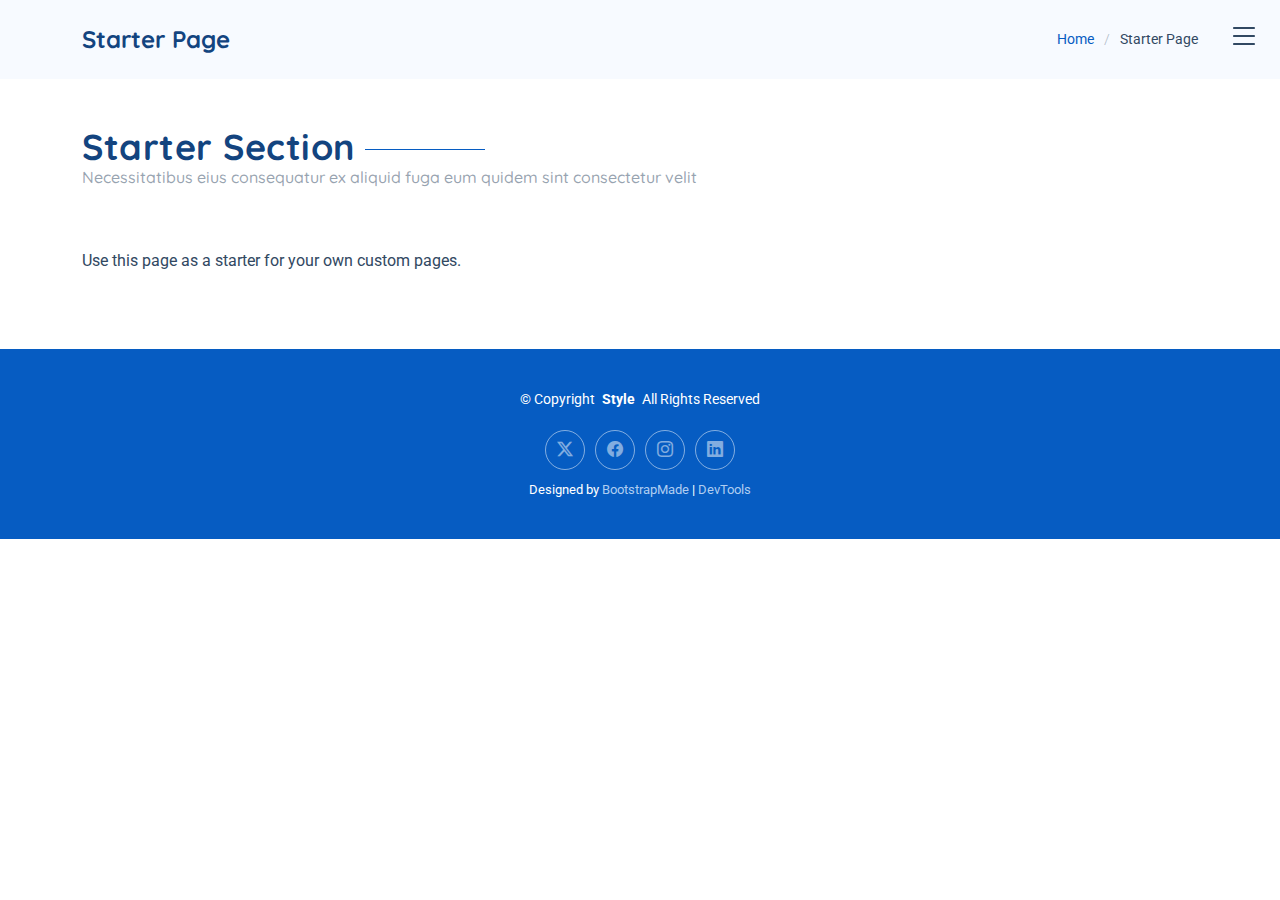
<file: starter-page.html>
<!DOCTYPE html>
<html lang="en">

<head>
  <meta charset="utf-8">
  <meta content="width=device-width, initial-scale=1.0" name="viewport">
  <title>Starter Page - Style Bootstrap Template</title>
  <meta name="description" content="">
  <meta name="keywords" content="">

  <!-- Favicons -->
  <link href="assets/img/favicon.png" rel="icon">
  <link href="assets/img/apple-touch-icon.png" rel="apple-touch-icon">

  <!-- Fonts -->
  <link href="https://fonts.googleapis.com" rel="preconnect">
  <link href="https://fonts.gstatic.com" rel="preconnect" crossorigin>
  <link href="https://fonts.googleapis.com/css2?family=Roboto:ital,wght@0,100;0,300;0,400;0,500;0,700;0,900;1,100;1,300;1,400;1,500;1,700;1,900&family=Open+Sans:ital,wght@0,300;0,400;0,500;0,600;0,700;0,800;1,300;1,400;1,500;1,600;1,700;1,800&family=Quicksand:wght@300;400;500;600;700&display=swap" rel="stylesheet">

  <!-- Vendor CSS Files -->
  <link href="assets/vendor/bootstrap/css/bootstrap.min.css" rel="stylesheet">
  <link href="assets/vendor/bootstrap-icons/bootstrap-icons.css" rel="stylesheet">
  <link href="assets/vendor/aos/aos.css" rel="stylesheet">
  <link href="assets/vendor/glightbox/css/glightbox.min.css" rel="stylesheet">
  <link href="assets/vendor/swiper/swiper-bundle.min.css" rel="stylesheet">

  <!-- Main CSS File -->
  <link href="assets/css/main.css" rel="stylesheet">

  <!-- =======================================================
  * Template Name: Style
  * Template URL: https://bootstrapmade.com/style-bootstrap-portfolio-template/
  * Updated: Jul 02 2025 with Bootstrap v5.3.7
  * Author: BootstrapMade.com
  * License: https://bootstrapmade.com/license/
  ======================================================== -->
</head>

<body class="starter-page-page">

  <header id="header" class="header d-flex align-items-center fixed-top">
    <div class="container-fluid position-relative d-flex align-items-center justify-content-between">

      <a href="index.html" class="logo d-flex align-items-center">
        <!-- Uncomment the line below if you also wish to use an image logo -->
        <!-- <img src="assets/img/logo.webp" alt=""> -->
        <!-- Uncomment the line below if you also wish to use an text logo -->
        <!-- <h1 class="sitename">Style</h1>  -->
      </a>

      <nav id="navmenu" class="navmenu">

        <div class="profile-img">
          <img src="assets/img/profile/profile-square-1.webp" alt="" class="img-fluid rounded-circle">
        </div>

        <a href="index.html" class="logo d-flex align-items-center justify-content-center">
          <!-- Uncomment the line below if you also wish to use an image logo -->
          <!-- <img src="assets/img/logo.webp" alt=""> -->
          <h1 class="sitename">Alex Smith</h1>
        </a>

        <div class="social-links text-center">
          <a href="#" class="twitter"><i class="bi bi-twitter-x"></i></a>
          <a href="#" class="facebook"><i class="bi bi-facebook"></i></a>
          <a href="#" class="instagram"><i class="bi bi-instagram"></i></a>
          <a href="#" class="google-plus"><i class="bi bi-skype"></i></a>
          <a href="#" class="linkedin"><i class="bi bi-linkedin"></i></a>
        </div>

        <ul>
          <li><a href="#hero">Home</a></li>
          <li><a href="#about">About</a></li>
          <li><a href="#resume">Resume</a></li>
          <li><a href="#portfolio">Portfolio</a></li>
          <li><a href="#services">Services</a></li>
          <li class="dropdown"><a href="#"><span>Dropdown</span> <i class="bi bi-chevron-down toggle-dropdown"></i></a>
            <ul>
              <li><a href="#">Dropdown 1</a></li>
              <li class="dropdown"><a href="#"><span>Deep Dropdown</span> <i class="bi bi-chevron-down toggle-dropdown"></i></a>
                <ul>
                  <li><a href="#">Deep Dropdown 1</a></li>
                  <li><a href="#">Deep Dropdown 2</a></li>
                  <li><a href="#">Deep Dropdown 3</a></li>
                  <li><a href="#">Deep Dropdown 4</a></li>
                  <li><a href="#">Deep Dropdown 5</a></li>
                </ul>
              </li>
              <li><a href="#">Dropdown 2</a></li>
              <li><a href="#">Dropdown 3</a></li>
              <li><a href="#">Dropdown 4</a></li>
            </ul>
          </li>
          <li><a href="#contact">Contact</a></li>
        </ul>
        <i class="mobile-nav-toggle d-xl-none bi bi-list"></i>
      </nav>

    </div>
  </header>

  <main class="main">

    <!-- Page Title -->
    <div class="page-title light-background">
      <div class="container d-lg-flex justify-content-between align-items-center">
        <h1 class="mb-2 mb-lg-0">Starter Page</h1>
        <nav class="breadcrumbs">
          <ol>
            <li><a href="index.html">Home</a></li>
            <li class="current">Starter Page</li>
          </ol>
        </nav>
      </div>
    </div><!-- End Page Title -->

    <!-- Starter Section Section -->
    <section id="starter-section" class="starter-section section">

      <!-- Section Title -->
      <div class="container section-title">
        <h2>Starter Section</h2>
        <p>Necessitatibus eius consequatur ex aliquid fuga eum quidem sint consectetur velit</p>
      </div><!-- End Section Title -->

      <div class="container" data-aos="fade-up">
        <p>Use this page as a starter for your own custom pages.</p>
      </div>

    </section><!-- /Starter Section Section -->

  </main>

  <footer id="footer" class="footer dark-background">

    <div class="container">
      <div class="copyright text-center ">
        <p>© <span>Copyright</span> <strong class="px-1 sitename">Style</strong> <span>All Rights Reserved</span></p>
      </div>
      <div class="social-links d-flex justify-content-center">
        <a href=""><i class="bi bi-twitter-x"></i></a>
        <a href=""><i class="bi bi-facebook"></i></a>
        <a href=""><i class="bi bi-instagram"></i></a>
        <a href=""><i class="bi bi-linkedin"></i></a>
      </div>
      <div class="credits">
        <!-- All the links in the footer should remain intact. -->
        <!-- You can delete the links only if you've purchased the pro version. -->
        <!-- Licensing information: https://bootstrapmade.com/license/ -->
        <!-- Purchase the pro version with working PHP/AJAX contact form: [buy-url] -->
        Designed by <a href="https://bootstrapmade.com/">BootstrapMade</a> | <a href="https://bootstrapmade.com/tools/">DevTools</a>
      </div>
    </div>

  </footer>

  <!-- Scroll Top -->
  <a href="#" id="scroll-top" class="scroll-top d-flex align-items-center justify-content-center"><i class="bi bi-arrow-up-short"></i></a>

  <!-- Vendor JS Files -->
  <script src="assets/vendor/bootstrap/js/bootstrap.bundle.min.js"></script>
  <script src="assets/vendor/php-email-form/validate.js"></script>
  <script src="assets/vendor/aos/aos.js"></script>
  <script src="assets/vendor/purecounter/purecounter_vanilla.js"></script>
  <script src="assets/vendor/typed.js/typed.umd.js"></script>
  <script src="assets/vendor/waypoints/noframework.waypoints.js"></script>
  <script src="assets/vendor/glightbox/js/glightbox.min.js"></script>
  <script src="assets/vendor/imagesloaded/imagesloaded.pkgd.min.js"></script>
  <script src="assets/vendor/isotope-layout/isotope.pkgd.min.js"></script>
  <script src="assets/vendor/swiper/swiper-bundle.min.js"></script>

  <!-- Main JS File -->
  <script src="assets/js/main.js"></script>

</body>

</html>
</file>
<file: assets/css/style.css>
/**
* Template Name: NewBiz
* Template URL: https://bootstrapmade.com/newbiz-bootstrap-business-template/
* Updated: Mar 17 2024 with Bootstrap v5.3.3
* Author: BootstrapMade.com
* License: https://bootstrapmade.com/license/
*/

/*--------------------------------------------------------------
# General
--------------------------------------------------------------*/
body {
  background: #fff;
  color: #444;
  font-family: "Open Sans", sans-serif;
}


.ripple {
  width: 10px;
  height: 10px;
  background-color: white;
  border-radius: 50%;
  position: absolute;
  pointer-events: none;
  animation: ripple-effect 0.6s ease-out forwards;
}

@keyframes ripple-effect {
  to {
      width: 100px;
      height: 100px;
      opacity: 0;
  }
}

a {
  color: #007bff;
  text-decoration: none;
  transition: 0.5s;
}

a:hover,
a:active,
a:focus {
  color: #0b6bd3;
  outline: none;
  text-decoration: none;
}

p {
  padding: 0;
  margin: 0 0 30px 0;
}

h1,
h2,
h3,
h4,
h5,
h6 {
  font-family: "Montserrat", sans-serif;
  font-weight: 400;
  margin: 0 0 20px 0;
  padding: 0;
}

/*--------------------------------------------------------------
# Back to top button
--------------------------------------------------------------*/
.back-to-top {
  position: fixed;
  visibility: hidden;
  opacity: 0;
  right: 15px;
  bottom: 15px;
  z-index: 996;
  background: #007bff;
  width: 40px;
  height: 40px;
  border-radius: 50px;
  transition: all 0.4s;
}

.back-to-top i {
  font-size: 28px;
  color: #fff;
  line-height: 0;
}

.back-to-top:hover {
  background: #2990ff;
  color: #fff;
}

.back-to-top.active {
  visibility: visible;
  opacity: 1;
}

/*--------------------------------------------------------------
# Header
--------------------------------------------------------------*/
#header {
  height: 80px;
  z-index: 997;
  transition: all 0.5s;
  background: #fff;
  box-shadow: 0px 0px 30px rgba(127, 137, 161, 0.3);
}

#header.header-scrolled {
  height: 60px;
}

#header .logo h1 {
  font-size: 36px;
  margin: 0;
  padding: 0;
  font-weight: 400;
  letter-spacing: 3px;
  text-transform: uppercase;
}

@media (max-width: 991px) {
  #header .logo h1 {
    font-size: 28px;
  }
}

#header .logo h1 a,
#header .logo h1 a:hover {
  color: #00366f;
  text-decoration: none;
}

#header .logo img {
  padding-left: 2;
  margin-left: 31px;
  max-height: 60px;
  
}

/*--------------------------------------------------------------
# Navigation Menu
--------------------------------------------------------------*/
/**
* Desktop Navigation 
*/
.navbar {
  padding: 0;
}

.navbar ul {
  margin: 0;
  padding: 0;
  display: flex;
  list-style: none;
  align-items: center;
}

.navbar li {
  position: relative;
}

.navbar a,
.navbar a:focus {
  display: flex;
  align-items: center;
  justify-content: space-between;
  padding: 10px 0 10px 30px;
  font-family: "Montserrat", sans-serif;
  font-size: 15px;
  color: #004289;
  font-weight: 900;
  white-space: nowrap;
  transition: 0.3s;
 
}

.navbar a i,
.navbar a:focus i {
  font-size: 12px;
  line-height: 0;
  margin-left: 5px;
}

.navbar a:hover,
.navbar .active,
.navbar .active:focus,
.navbar li:hover>a {
  color: #007bff;
}

.navbar .dropdown ul {
  display: block;
  position: absolute;
  left: 14px;
  top: calc(100% + 30px);
  margin: 0;
  padding: 10px 0;
  z-index: 99;
  opacity: 0;
  visibility: hidden;
  background: #fff;
  box-shadow: 0px 0px 30px rgba(127, 137, 161, 0.25);
  transition: 0.3s;
}

.navbar .dropdown ul li {
  min-width: 200px;
}

.navbar .dropdown ul a {
  padding: 10px 20px;
  font-size: 14px;
  text-transform: none;
}

.navbar .dropdown ul a i {
  font-size: 12px;
}

.navbar .dropdown ul a:hover,
.navbar .dropdown ul .active:hover,
.navbar .dropdown ul li:hover>a {
  color: #007bff;
}

.navbar .dropdown:hover>ul {
  opacity: 1;
  top: 100%;
  visibility: visible;
}

.navbar .dropdown .dropdown ul {
  top: 0;
  left: calc(100% - 30px);
  visibility: hidden;
}

.navbar .dropdown .dropdown:hover>ul {
  opacity: 1;
  top: 0;
  left: 100%;
  visibility: visible;
}

@media (max-width: 1366px) {
  .navbar .dropdown .dropdown ul {
    left: -90%;
  }

  .navbar .dropdown .dropdown:hover>ul {
    left: -100%;
  }
}

/**
* Mobile Navigation 
*/

.mobile-nav-toggle {
  color: #283d50;
  font-size: 28px;
  cursor: pointer;
  display: none;
  line-height: 0;
  transition: 0.5s;
}

.mobile-nav-toggle.bi-x {
  color: #fff;
}

@media (max-width: 991px) {
  .mobile-nav-toggle {
    display: block;
  }

  .navbar ul {
    display: none;
  }
}

.navbar-mobile {
  position: fixed;
  overflow: hidden;
  top: 0;
  right: 0;
  left: 0;
  bottom: 0;
  background: rgba(23, 35, 46, 0.9);
  transition: 0.3s;
  z-index: 999;
}

.navbar-mobile .mobile-nav-toggle {
  position: absolute;
  top: 15px;
  right: 15px;
}

.navbar-mobile ul {
  display: block;
  position: absolute;
  top: 55px;
  right: 15px;
  bottom: 15px;
  left: 15px;
  padding: 10px 0;
  background-color: #fff;
  overflow-y: auto;
  transition: 0.3s;
}

.navbar-mobile a,
.navbar-mobile a:focus {
  padding: 10px 20px;
  font-size: 15px;
  color: #004289;
}

.navbar-mobile a:hover,
.navbar-mobile .active,
.navbar-mobile li:hover>a {
  color: #007bff;
}

.navbar-mobile .dropdown ul {
  position: static;
  display: none;
  margin: 10px 20px;
  padding: 10px 0;
  z-index: 99;
  opacity: 1;
  visibility: visible;
  background: #fff;
  box-shadow: 0px 0px 30px rgba(127, 137, 161, 0.25);
}

.navbar-mobile .dropdown ul li {
  min-width: 200px;
}

.navbar-mobile .dropdown ul a {
  padding: 10px 20px;
}

.navbar-mobile .dropdown ul a i {
  font-size: 12px;
}

.navbar-mobile .dropdown ul a:hover,
.navbar-mobile .dropdown ul .active:hover,
.navbar-mobile .dropdown ul li:hover>a {
  color: #007bff;
}

.navbar-mobile .dropdown>.dropdown-active {
  display: block;
}

/*--------------------------------------------------------------
# Hero Section
--------------------------------------------------------------*/
:root {
  --color--main: #0fe4d2;
}


body {
  font-family: 'Montserrat', sans-serif;
  text-align: center;
}

div {
  display: inline-block;
}

.bigger {
  margin: 0;
  font-size: 60px;
  font-weight: 800;
  padding: 20px;
  text-transform: uppercase;
  color: color-mix(in oklab, var(--color--main) 40%, black);
  display: inline-block;
  position: relative;
}

.text {
  max-width: 600px;
  width: 100%;
  line-height: 24px;
  text-align: left;
  color: #404040;
  padding: 20px;
  &.txt-center {
    text-align: center;
  }
  a {
    color: var(--color--main);
  }
}



.has-animation {
  position: relative;
  p, img {
      opacity: 0;
  }
  &.animate-in {
    p, img {
      animation: textHidden 0.1s 1.1s forwards;
    }
    &:before, &:after {
      content: '';
      position: absolute;
      top: 0;
      right: 0;
      height: 100%;
      z-index: 10;
    }
    &:before {
      background-color: var(--color--main);
    }
    &:after {
      background-color: color-mix(in oklab, var(--color--main) 40%, black);
      animation-delay: .5s;
    }
  }
  &.animation-ltr.animate-in {
    &:before {
      animation: revealLTR 1.8s ease;
    }
    &:after {
      animation: revealLTR 1s .6s ease;
    }
  }
  &.animation-rtl.animate-in {
    &:before {
      animation: revealRTL 1.8s ease;
    }
    &:after {
      animation: revealRTL 1s .6s ease;
    }
  }
}

@keyframes revealRTL {
  0%{
    width: 0;
    right: 0;
  }
  65%{
    width: 100%;
    right: 0;
  }
  100% {
    width: 0;
    right: 100%;
  }
}

@keyframes revealLTR {
  0%{
    width: 0;
    left: 0;
  }
  65%{
    width: 100%;
    left: 0;
  }
  100% {
    width: 0;
    left: 100%;
  }
}




@keyframes textHidden {
  0% {
    opacity: 0;
  }
  100% {
    opacity: 1;
  }
}

#hero {
  width: 100%;
  position: relative;
  background: url("../img/hero-bg.png") center bottom no-repeat;
  background-size: cover;
  padding: 200px 0 120px 0;
}

@media (max-width: 991px) {
  #hero {
    padding: 140px 0 60px 0;
  }
}

@media (max-width: 574px) {
  #hero {
    padding: 100px 0 20px 0;
  }
}

#hero .hero-img {
  width: 40%;
  float: right;
  height: 200px;

}

@media (max-width: 991px) {
  #hero .hero-img {
    width: 80%;
    float: none;
    margin: 0 auto 25px auto;
  }
}

#hero .hero-info {
  width: 50%;
  float: left;
}

@media (max-width: 991px) {
  #hero .hero-info {
    width: 80%;
    float: none;
    margin: auto;
    text-align: center;
  }
}

@media (max-width: 767px) {
  #hero .hero-info {
    width: 100%;
  }
}

#hero .hero-info h2 {
  color: #fff; 
  margin-top: -40px;
  font-size: 66px;
  font-weight: 700;
 margin-left: 130px;
 white-space: nowrap; /* Empêche le texte de se casser en plusieurs lignes */
}

#hero .hero-info h2 span {
  color: #74b5fc;
  text-decoration: underline;
  margin-left: 30px;
}

@media (max-width: 767px) {
  #hero .hero-info h2 {
    font-size: 34px;
    margin-bottom: 30px;
  }
}
.bjr{
  color: #fff; 
  margin-top: -40px;
  font-size: 22px;
  font-weight: 700;
 margin-left: 133px;
 white-space: nowrap;

}

#hero .hero-info .btn-get-started,
#hero .hero-info .btn-services {
  font-family: "Montserrat", sans-serif;
  font-size: 14px;
  font-weight: 600;
  letter-spacing: 1px;
  display: inline-block;
  padding: 10px 32px;
  border-radius: 50px;
  transition: 0.5s;
  margin: 0 20px 20px 0;
  color: #fff;

}

#hero .hero-info .btn-get-started {
  background: #007bff;
  border: 2px solid #007bff;
  color: #fff;
}

#hero .hero-info .btn-get-started:hover {
  background: none;
  border-color: #fff;
  color: #fff;
}

#hero .hero-info .btn-services {
  border: 2px solid #fff;
}

#hero .hero-info .btn-services:hover {
  background: #007bff;
  border-color: #007bff;
  color: #fff;
}

/*--------------------------------------------------------------
# Sections
--------------------------------------------------------------*/
section {
  overflow: hidden;
}

/* Sections Header
--------------------------------*/
.section-header h3 {
  font-size: 36px;
  color: #283d50;
  text-align: center;
  font-weight: 500;
  position: relative;
}

.section-header p {
  text-align: center;
  margin: auto;
  font-size: 15px;
  padding-bottom: 60px;
  color: #556877;
  width: 50%;
}

@media (max-width: 767px) {
  .section-header p {
    width: 100%;
  }
}

/* Section with background
--------------------------------*/
.section-bg {
  background: #ecf5ff;
}

/*--------------------------------------------------------------
# Breadcrumbs
--------------------------------------------------------------*/
.breadcrumbs {
  padding: 20px 0;
  background-color: #f5faff;
  min-height: 40px;
  margin-top: 80px;
}

@media (max-width: 992px) {
  .breadcrumbs {
    margin-top: 60px;
  }
}

.breadcrumbs h2 {
  font-size: 24px;
  font-weight: 300;
  margin: 0;
}

@media (max-width: 992px) {
  .breadcrumbs h2 {
    margin: 0 0 10px 0;
  }
}

.breadcrumbs ol {
  display: flex;
  flex-wrap: wrap;
  list-style: none;
  padding: 0;
  margin: 0;
  font-size: 14px;
}

.breadcrumbs ol li+li {
  padding-left: 10px;
}

.breadcrumbs ol li+li::before {
  display: inline-block;
  padding-right: 10px;
  color: #6c757d;
  content: "/";
}

@media (max-width: 768px) {
  .breadcrumbs .d-flex {
    display: block !important;
  }

  .breadcrumbs ol {
    display: block;
  }

  .breadcrumbs ol li {
    display: inline-block;
  }
}

/* About Us Section
--------------------------------*/
#about {
  background: #fff;
  padding: 60px 0;
}



@keyframes scroll {
  0% {
    transform: translateY(0);
  }
  100% {
    transform: translateY(-500px); /* Ajustez selon la hauteur totale des éléments */
  }
}

.custom-style {
  border-radius: 15px; /* Ajustez la valeur pour le rayon des coins arrondis */
  margin-left: 77px; /* Pas besoin de "px" si la valeur est 0 */
  margin-top: -66px; /* Déplacez si nécessaire */
  width: 100%; /* Adapte la taille du conteneur */
}

.custom-style img {
  display: block; /* Supprime les marges indésirables */
margin-top: -636px;
  margin-left: 600px; /* Centre l'image horizontalement */
  max-width: 100%; /* Limite la largeur à celle du conteneur parent */
  height: auto; /* Préserve les proportions de l'image */
}


#about .about-container .background {
  margin: 20px 0;
}

#about .about-container .content {
  background: #fff;
}

#about .about-container .title {
  color: #333;
  font-weight: 700;
  font-size: 32px;
}

#about .about-container p {
  line-height: 26px;
}

#about .about-container p:last-child {
  margin-bottom: 0;
}

#about .about-container .icon-box {
  background: #fff;
  background-size: cover;
  padding: 0 0 30px 0;
}

#about .about-container .icon-box .icon {
  float: left;
  background: #fff;
  width: 64px;
  height: 64px;
  display: flex;
  justify-content: center;
  align-items: center;
  border-radius: 50%;
  border: 2px solid #007bff;
  transition: all 0.3s ease-in-out;
}

#about .about-container .icon-box .icon i {
  color: #007bff;
  font-size: 24px;
  line-height: 0;
}

#about .about-container .icon-box:hover .icon {
  background: #007bff;
}

#about .about-container .icon-box:hover .icon i {
  color: #fff;
}

#about .about-container .icon-box .title {
  margin-left: 80px;
  font-weight: 600;
  margin-bottom: 5px;
  font-size: 18px;
}

#about .about-container .icon-box .title a {
  color: #283d50;
}

#about .about-container .icon-box .description {
  margin-left: 80px;
  line-height: 24px;
  font-size: 14px;
}

#about .about-extra {
  padding-top: 60px;
}

#about .about-extra h4 {
  font-weight: 600;
  font-size: 24px;
}

.phrase{
  font-weight: bold;
  text-align: left;
}
/* Conteneur principal de la timeline */
.timeline {
  position: relative;
  height: 470px;
  padding-left: 30px;
  margin-top: -70px;
  border-left: 4px solid #007bff; /* Ligne verticale */
}

/* Élément de chaque expérience */
.timeline-item {
  position: relative;
  margin-bottom: 30px;
  padding-left: 20px;
}

/* Numéro de l'expérience */
.timeline-number {
  position: absolute;
  left: -12px; /* Positionnement par rapport à la ligne */
  width: 25px;
  height: 25px;
  background-color: #007bff; /* Couleur de fond des numéros */
  color: #fff;
  font-size: 13px;
  font-weight: bold;
  text-align: center;
  line-height: 25px;
  border-radius: 50%;
  box-shadow: 0 2px 4px rgba(0, 0, 0, 0.2);
}

/* Titre de chaque expérience */
.timeline-title {
  font-size: 1.1rem;
  color: #041f3b; /* Couleur du titre */
  font-weight: bold;
  margin-bottom: 5px;
  text-align: left;
}



/* Texte descriptif */
.timeline-content p {
  font-size: 0.9rem;
  color: #555;
}

/* Services Section
--------------------------------*/
#services {
  padding: 60px 0 40px 0;
  box-shadow: inset 0px 0px 12px 0px rgba(0, 0, 0, 0.1);
}

#services .box {
  padding: 30px;
  position: relative;
  overflow: hidden;
  border-radius: 10px;
  margin: 0 10px 40px 10px;
  background: #fff;
  box-shadow: 0 10px 29px 0 rgba(68, 88, 144, 0.1);
  transition: all 0.3s ease-in-out;
}

#services .box:hover {
  transform: translateY(-5px);
}

#services .icon {
  position: absolute;
  left: -15px;
  top: calc(50% - 32px);
}

#services .icon i {
  font-size: 64px;
  line-height: 0;
  transition: 0.5s;
}

#services .title {
  margin-left: 40px;
  font-weight: 700;
  margin-bottom: 15px;
  font-size: 18px;
}

#services .title a {
  color: #111;
}

#services .box:hover .title a {
  color: #007bff;
}

#services .description {
  font-size: 14px;
  margin-left: 40px;
  line-height: 24px;
  margin-bottom: 0;
}

#why-us {
  padding: 60px 0;
  background: #004a99;
}

#why-us .section-header h3,
#why-us .section-header p {
  color: #fff;
}

#why-us .card {
  background: #00458f;
  border-color: #00458f;
  border-radius: 10px;
  margin: 0 15px;
  padding: 15px 0;
  text-align: center;
  color: #fff;
  transition: 0.3s ease-in-out;
  height: 100%;
}

@media (max-width: 991px) {
  #why-us .card {
    margin: 0;
  }
}

#why-us .card:hover {
  background: #003b7a;
  border-color: #003b7a;
}

#why-us .card i {
  font-size: 48px;
  padding-top: 15px;
  color: #bfddfe;
}

#why-us .card h5 {
  font-size: 22px;
  font-weight: 600;
}

#why-us .card p {
  font-size: 15px;
  color: #d8eafe;
}

#why-us .card .readmore {
  color: #fff;
  font-weight: 600;
  display: inline-block;
  transition: 0.3s ease-in-out;
  border-bottom: #00458f solid 2px;
}

#why-us .card .readmore:hover {
  border-bottom: #fff solid 2px;
}

#why-us .counters {
  padding-top: 40px;
}

#why-us .counters span {
  font-family: "Montserrat", sans-serif;
  font-weight: bold;
  font-size: 48px;
  display: block;
  color: #fff;
}

#why-us .counters p {
  padding: 0;
  margin: 0 0 20px 0;
  font-family: "Montserrat", sans-serif;
  font-size: 14px;
  color: #cce5ff;
}

.cv{
  display: block;
  text-decoration: none;
  background: #003166;
  border: 2px solid #ffffff;
  text-align: center;
  width: 200px;
  height: 50px;
  border-radius: 9999px;
  color: #fff9f9;
  font-size: 18px;
  line-height: 50px;
  margin: 20px auto;
  transition: all 0.2s ease-in-out;
}
.cv:hover {
  background:#0d6efd;
  color: #f1f1f1;
  border: none;
}

/* Portfolio Section
--------------------------------*/
#portfolio {
  padding: 60px 0;
  box-shadow: 0px 0px 12px 0px rgba(0, 0, 0, 0.1);
}

#portfolio #portfolio-flters {
  padding: 0;
  margin: 5px 0 35px 0;
  list-style: none;
  text-align: center;
}

#portfolio #portfolio-flters li {
  cursor: pointer;
  margin: 15px 15px 15px 0;
  display: inline-block;
  padding: 6px 20px;
  font-size: 12px;
  line-height: 20px;
  color: #007bff;
  border-radius: 50px;
  text-transform: uppercase;
  background: #ecf5ff;
  margin-bottom: 5px;
  transition: all 0.3s ease-in-out;
}

#portfolio #portfolio-flters li:hover,
#portfolio #portfolio-flters li.filter-active {
  background: #007bff;
  color: #fff;
}

#portfolio #portfolio-flters li:last-child {
  margin-right: 0;
}

#portfolio .portfolio-item {
  position: relative;
  overflow: hidden;
  margin-bottom: 30px;
}

#portfolio .portfolio-item .portfolio-wrap {
  overflow: hidden;
  position: relative;
  border-radius: 6px;
  margin: 0;
}

#portfolio .portfolio-item .portfolio-wrap:hover img {
  opacity: 0.4;
  transition: 0.3s;
}

#portfolio .portfolio-item .portfolio-wrap .portfolio-info {
  position: absolute;
  top: 0;
  right: 0;
  bottom: 0;
  left: 0;
  display: flex;
  justify-content: center;
  align-items: center;
  flex-direction: column;
  text-align: center;
  opacity: 0;
  transition: 0.2s linear;
}

#portfolio .portfolio-item .portfolio-wrap .portfolio-info h4 {
  font-size: 22px;
  line-height: 1px;
  font-weight: 700;
  margin-bottom: 14px;
  padding-bottom: 0;
}

#portfolio .portfolio-item .portfolio-wrap .portfolio-info h4 a {
  color: #fff;
}

#portfolio .portfolio-item .portfolio-wrap .portfolio-info h4 a:hover {
  color: #007bff;
}

#portfolio .portfolio-item .portfolio-wrap .portfolio-info p {
  padding: 0;
  margin: 0;
  color: #e2effe;
  font-weight: 500;
  font-size: 14px;
  text-transform: uppercase;
}

#portfolio .portfolio-item .portfolio-wrap .portfolio-info .link-preview,
#portfolio .portfolio-item .portfolio-wrap .portfolio-info .link-details {
  display: inline-flex;
  align-items: center;
  justify-content: center;
  line-height: 1;
  width: 36px;
  height: 36px;
  background: #007bff;
  border-radius: 50%;
  margin: 10px 4px 0 4px;
}

#portfolio .portfolio-item .portfolio-wrap .portfolio-info .link-preview i,
#portfolio .portfolio-item .portfolio-wrap .portfolio-info .link-details i {
  font-size: 22px;
  color: #fff;
  line-height: 0;
}

#portfolio .portfolio-item .portfolio-wrap .portfolio-info .link-preview:hover,
#portfolio .portfolio-item .portfolio-wrap .portfolio-info .link-details:hover {
  background: #3395ff;
}

#portfolio .portfolio-item .portfolio-wrap .portfolio-info .link-preview:hover i,
#portfolio .portfolio-item .portfolio-wrap .portfolio-info .link-details:hover i {
  color: #fff;
}

#portfolio .portfolio-item .portfolio-wrap:hover {
  background: #003166;
}

#portfolio .portfolio-item .portfolio-wrap:hover .portfolio-info {
  opacity: 1;
}

/*--------------------------------------------------------------
# Portfolio Details
--------------------------------------------------------------*/
.portfolio-details {
  padding-top: 40px;
}

.portfolio-details .portfolio-details-slider img {
  width: 100%;
}

.portfolio-details .portfolio-details-slider .swiper-pagination {
  margin-top: 20px;
  position: relative;
}

.portfolio-details .portfolio-details-slider .swiper-pagination .swiper-pagination-bullet {
  width: 12px;
  height: 12px;
  background-color: #fff;
  opacity: 1;
  border: 1px solid #007bff;
}

.portfolio-details .portfolio-details-slider .swiper-pagination .swiper-pagination-bullet-active {
  background-color: #007bff;
}

.portfolio-details .portfolio-info {
  padding: 30px;
  box-shadow: 0px 0 30px rgba(40, 61, 80, 0.08);
}

.portfolio-details .portfolio-info h3 {
  font-size: 22px;
  font-weight: 700;
  margin-bottom: 20px;
  padding-bottom: 20px;
  border-bottom: 1px solid #eee;
}

.portfolio-details .portfolio-info ul {
  list-style: none;
  padding: 0;
  font-size: 15px;
}

.portfolio-details .portfolio-info ul li+li {
  margin-top: 10px;
}

.portfolio-details .portfolio-description {
  padding-top: 30px;
}

.portfolio-details .portfolio-description h2 {
  font-size: 26px;
  font-weight: 700;
  margin-bottom: 20px;
}

.portfolio-details .portfolio-description p {
  padding: 0;
}

/* Testimonials Section
--------------------------------*/
.weird-container {
  display: flex;
  justify-content: space-around;
}

.Odd-backend,
.Odd-frontend {
  color: #343a40;
  margin-bottom: 20px;
  font-weight: 600; /* Très épais */
  font-family: "Montserrat", sans-serif;
  margin-left: 100px;
}

.strange-tech {
  width: 300px;
  margin: auto;
}

.odd-progress-container {
  margin-bottom: 20px;
}

label {
  display: block;
  margin-bottom: 5px;
  color: #003166;
  font-family: "Montserrat", sans-serif;
  font-size: 16px;
  font-weight: 900; /* Très épais */
}

.odd-progress {
  width: 400px; /* Ajustez cette largeur selon vos besoins */
  background-color: #e0e0e0;
  border-radius: 5px;
  overflow: hidden;
}

.odd-progress-bar {
  height: 20px; /* Ajustez cette hauteur selon vos besoins */
  background-color: #003166;
  text-align: center;
  color: white;
  line-height: 20px; /* Alignement vertical du texte */
  border-radius: 5px 0 0 5px;
}

#testimonials {
  padding: 60px 0;
  box-shadow: inset 0px 0px 12px 0px rgba(0, 0, 0, 0.1);
}

#testimonials .section-header {
  margin-bottom: 40px;
}

#testimonials .testimonials-carousel,
#testimonials .testimonials-slider {
  overflow: hidden;
}

@media (max-width: 767px) {
  #testimonials .testimonial-item {
    text-align: center;
  }
}

#testimonials .testimonial-item .testimonial-img {
  width: 120px;
  border-radius: 50%;
  border: 4px solid #fff;
  float: left;
}

@media (max-width: 767px) {
  #testimonials .testimonial-item .testimonial-img {
    float: none;
    margin: auto;
  }
}

#testimonials .testimonial-item h3 {
  font-size: 20px;
  font-weight: bold;
  margin: 10px 0 5px 0;
  color: #111;
  margin-left: 140px;
}

#testimonials .testimonial-item h4 {
  font-size: 14px;
  color: #999;
  margin: 0 0 15px 0;
  margin-left: 140px;
}

#testimonials .testimonial-item p {
  font-style: italic;
  margin: 0 0 15px 140px;
}

@media (min-width: 992px) {
  #testimonials .testimonial-item p {
    width: 80%;
  }
}

@media (max-width: 767px) {

  #testimonials .testimonial-item h3,
  #testimonials .testimonial-item h4,
  #testimonials .testimonial-item p {
    margin-left: 0;
  }
}

#testimonials .swiper-pagination {
  margin-top: 20px;
  position: relative;
}

#testimonials .swiper-pagination .swiper-pagination-bullet {
  width: 12px;
  height: 12px;
  background-color: #fff;
  opacity: 1;
  border: 1px solid #007bff;
}

#testimonials .swiper-pagination .swiper-pagination-bullet-active {
  background-color: #007bff;
}

/* Team Section
--------------------------------*/
#team {
  background: #fff;
  padding: 60px 0;
  box-shadow: 0px 0px 12px 0px rgba(0, 0, 0, 0.1);
}

#team .member {
  text-align: center;
  margin-bottom: 20px;
  position: relative;
  border-radius: 50%;
  overflow: hidden;
}

#team .member .member-info {
  opacity: 0;
  display: flex;
  justify-content: center;
  align-items: center;
  position: absolute;
  bottom: 0;
  top: 0;
  left: 0;
  right: 0;
  transition: 0.2s;
}

#team .member .member-info-content {
  margin-top: 50px;
  transition: margin 0.2s;
}

#team .member:hover .member-info {
  background: rgba(0, 62, 128, 0.7);
  opacity: 1;
  transition: 0.4s;
}

#team .member:hover .member-info-content {
  margin-top: 0;
  transition: margin 0.4s;
}

#team .member h4 {
  font-weight: 700;
  margin-bottom: 2px;
  font-size: 18px;
  color: #fff;
}

#team .member span {
  font-style: italic;
  display: block;
  font-size: 13px;
  color: #fff;
}

#team .member .social {
  margin-top: 15px;
}

#team .member .social a {
  transition: 0.3s;
  color: rgba(255, 255, 255, 0.7);
}

#team .member .social a:hover {
  color: #fff;
}

#team .member .social i {
  font-size: 18px;
  margin: 0 2px;
}

/* Clients Section
--------------------------------*/
#clients {
  padding: 60px 0;
  box-shadow: inset 0px 0px 12px 0px rgba(0, 0, 0, 0.1);
}

#clients .clients-wrap {
  border-top: 1px solid #d6eaff;
  border-left: 1px solid #d6eaff;
  margin-bottom: 30px;
}

#clients .client-logo {
  padding: 64px;
  display: flex;
  justify-content: center;
  align-items: center;
  border-right: 1px solid #d6eaff;
  border-bottom: 1px solid #d6eaff;
  overflow: hidden;
  background: #fff;
  height: 160px;
}

#clients .client-logo:hover img {
  transform: scale(1.2);
}

#clients img {
  transition: all 0.4s ease-in-out;
}

/* Contact Section
--------------------------------*/

.contact-container {
  width: 60%;
  margin: 50px auto;
  padding: 40px;
  background-color: #fff;
  box-shadow: 0 0 10px rgba(0, 0, 0, 0.1);
  border-radius: 8px;
}

.contact-container h2 {
  text-align: center;
  margin-bottom: 50px;
}

.form-group {
  margin-bottom: 15px;
}

.form-group label {
  display: block;
  margin-bottom: 5px;
  margin-left: -326px;
  font-weight: bold;
}

.form-group input,
.form-group textarea {
  width:444px;
  padding: 10px;
  border: 1px solid #ccc;
  border-radius: 4px;
  box-sizing: border-box;
}

.form-group textarea {
  resize: vertical;
}

button {
  width: 40%;
  padding: 10px;
  background-color: #004a99;
  color: #fff;
  border: none;
  border-radius: 4px;
  cursor: pointer;
  font-size: 16px;
}

button:hover {
  background-color: #003166;
}

/*--------------------------------------------------------------
# Footer
--------------------------------------------------------------*/
#footer {
  background: #00428a;
  padding: 0 0 30px 0;
  color: #eee;
  font-size: 14px;
}

#footer .footer-top {
  background: #004a99;
  padding: 60px 0 30px 0;
}

#footer .footer-top .footer-info {
  margin-bottom: 30px;
}

#footer .footer-top .footer-info h3 {
  font-size: 34px;
  margin: 0 0 20px 0;
  padding: 2px 0 2px 0;
  line-height: 1;
  font-family: "Montserrat", sans-serif;
  color: #fff;
  font-weight: 400;
  letter-spacing: 3px;
  text-transform: uppercase;
}

#footer .footer-top .footer-info p {
  font-size: 13px;
  line-height: 24px;
  margin-bottom: 0;
  font-family: "Montserrat", sans-serif;
  color: #ecf5ff;
}

#footer .footer-top .social-links a {
  font-size: 18px;
  display: inline-flex;
  align-items: center;
  justify-content: center;
  background: #007bff;
  color: #fff;
  margin-right: 4px;
  border-radius: 50%;
  text-align: center;
  width: 36px;
  height: 36px;
  transition: 0.3s;
}

#footer .footer-top .social-links a i {
  line-height: 0;
}

#footer .footer-top .social-links a:hover {
  background: #0067d5;
  color: #fff;
}

#footer .footer-top h4 {
  font-size: 14px;
  font-weight: bold;
  color: #fff;
  text-transform: uppercase;
  position: relative;
  padding-bottom: 10px;
}

#footer .footer-top .footer-links {
  margin-bottom: 30px;
}

#footer .footer-top .footer-links ul {
  list-style: none;
  padding: 0;
  margin: 0;
}

#footer .footer-top .footer-links ul li {
  padding: 8px 0;
}

#footer .footer-top .footer-links ul li:first-child {
  padding-top: 0;
}

#footer .footer-top .footer-links ul a {
  color: #ecf5ff;
}

#footer .footer-top .footer-links ul a:hover {
  color: #74b5fc;
}

#footer .footer-top .footer-contact {
  margin-bottom: 30px;
}

#footer .footer-top .footer-contact p {
  line-height: 26px;
}

#footer .footer-top .footer-newsletter {
  margin-bottom: 30px;
}

#footer .footer-top .footer-newsletter input[type=email] {
  border: 0;
  padding: 6px 8px;
  width: 65%;
}

#footer .footer-top .footer-newsletter input[type=submit] {
  background: #007bff;
  border: 0;
  width: 35%;
  padding: 6px 0;
  text-align: center;
  color: #fff;
  transition: 0.3s;
  cursor: pointer;
}

#footer .footer-top .footer-newsletter input[type=submit]:hover {
  background: #0062cc;
}

#footer .copyright {
  text-align: center;
  padding-top: 30px;
}

#footer .credits {
  text-align: center;
  font-size: 13px;
  color: #f1f7ff;
}

#footer .credits a {
  color: #bfddfe;
}

#footer .credits a:hover {
  color: #f1f7ff;
}
</file>
<file: assets/css/main.css>
/**
* Template Name: Style
* Template URL: https://bootstrapmade.com/style-bootstrap-portfolio-template/
* Updated: Jul 02 2025 with Bootstrap v5.3.7
* Author: BootstrapMade.com
* License: https://bootstrapmade.com/license/
*/

@charset "UTF-8";

/*--------------------------------------------------------------
# Font & Color Variables
# Help: https://bootstrapmade.com/color-system/
--------------------------------------------------------------*/
/* Fonts */
:root {
  --default-font: "Roboto",  system-ui, -apple-system, "Segoe UI", Roboto, "Helvetica Neue", Arial, "Noto Sans", "Liberation Sans", sans-serif, "Apple Color Emoji", "Segoe UI Emoji", "Segoe UI Symbol", "Noto Color Emoji";
  --heading-font: "Quicksand",  sans-serif;
  --nav-font: "Open Sans",  sans-serif;
}

/* Global Colors - The following color variables are used throughout the website. Updating them here will change the color scheme of the entire website */
:root { 
  --background-color: #ffffff; /* Background color for the entire website, including individual sections */
  --default-color: #314862; /* Default color used for the majority of the text content across the entire website */
  --heading-color: #13447f; /* Color for headings, subheadings and title throughout the website */
  --accent-color: #065cc2; /* Accent color that represents your brand on the website. It's used for buttons, links, and other elements that need to stand out */
  --surface-color: #ffffff; /* The surface color is used as a background of boxed elements within sections, such as cards, icon boxes, or other elements that require a visual separation from the global background. */
  --contrast-color: #ffffff; /* Contrast color for text, ensuring readability against backgrounds of accent, heading, or default colors. */
}

/* Nav Menu Colors - The following color variables are used specifically for the navigation menu. They are separate from the global colors to allow for more customization options */
:root {
  --nav-color: #314862;  /* The default color of the main navmenu links */
  --nav-hover-color: #065cc2; /* Applied to main navmenu links when they are hovered over or active */
  --nav-mobile-background-color: #11427d; /* Used as the background color for mobile navigation menu */
  --nav-dropdown-background-color: #065cc2; /* Used as the background color for dropdown items that appear when hovering over primary navigation items */
  --nav-dropdown-color: #acc4e0; /* Used for navigation links of the dropdown items in the navigation menu. */
  --nav-dropdown-hover-color: #ffffff; /* Similar to --nav-hover-color, this color is applied to dropdown navigation links when they are hovered over. */
}

/* Color Presets - These classes override global colors when applied to any section or element, providing reuse of the sam color scheme. */

.light-background {
  --background-color: #f7faff;
  --surface-color: #ffffff;
}

.dark-background {
  --background-color: #065cc2;
  --default-color: #ffffff;
  --heading-color: #ffffff;
  --accent-color: #afcdf1;
  --surface-color: #2973cc;
  --contrast-color: #ffffff;
}

/* Smooth scroll */
:root {
  scroll-behavior: smooth;
}

/*--------------------------------------------------------------
# General Styling & Shared Classes
--------------------------------------------------------------*/
body {
  color: var(--default-color);
  background-color: var(--background-color);
  font-family: var(--default-font);
}

a {
  color: var(--accent-color);
  text-decoration: none;
  transition: 0.3s;
}

a:hover {
  color: color-mix(in srgb, var(--accent-color), transparent 25%);
  text-decoration: none;
}

h1,
h2,
h3,
h4,
h5,
h6 {
  color: var(--heading-color);
  font-family: var(--heading-font);
}

/* PHP Email Form Messages
------------------------------*/
.php-email-form .error-message {
  display: none;
  background: #df1529;
  color: #ffffff;
  text-align: left;
  padding: 15px;
  margin-bottom: 24px;
  font-weight: 600;
}

.php-email-form .sent-message {
  display: none;
  color: #ffffff;
  background: #059652;
  text-align: center;
  padding: 15px;
  margin-bottom: 24px;
  font-weight: 600;
}

.php-email-form .loading {
  display: none;
  background: var(--surface-color);
  text-align: center;
  padding: 15px;
  margin-bottom: 24px;
}

.php-email-form .loading:before {
  content: "";
  display: inline-block;
  border-radius: 50%;
  width: 24px;
  height: 24px;
  margin: 0 10px -6px 0;
  border: 3px solid var(--accent-color);
  border-top-color: var(--surface-color);
  animation: php-email-form-loading 1s linear infinite;
}

@keyframes php-email-form-loading {
  0% {
    transform: rotate(0deg);
  }

  100% {
    transform: rotate(360deg);
  }
}

/*--------------------------------------------------------------
# Global Header
--------------------------------------------------------------*/
.header {
  --background-color: rgba(255, 255, 255, 0);
  color: var(--default-color);
  background-color: var(--background-color);
  padding: 15px 0;
  transition: all 0.5s;
  z-index: 997;
}

.header .logo {
  line-height: 1;
}

.header .logo img {
  max-height: 32px;
  margin-right: 8px;
}

.header .logo h1 {
  font-size: 30px;
  margin: 0;
  font-weight: 700;
  color: var(--heading-color);
}

/*--------------------------------------------------------------
# Navigation Menu
--------------------------------------------------------------*/
/* Navmenu */
.mobile-nav-toggle {
  color: var(--nav-color);
  position: fixed;
  top: 20px;
  right: 20px;
  font-size: 32px;
  line-height: 0;
  cursor: pointer;
  display: block !important;
  z-index: 998;
  transition: 0.3s;
}

.mobile-nav-toggle:hover {
  color: var(--nav-hover-color);
}

.navmenu {
  position: fixed;
  top: 0;
  bottom: 0;
  right: -300px;
  z-index: 997;
  transition: 0.3s;
  width: 300px;
  overflow: hidden;
}

.navmenu .profile-img img {
  margin: 15px auto;
  display: block;
  width: 160px;
  border: 8px solid color-mix(in srgb, var(--contrast-color), transparent 85%);
}

.navmenu .logo {
  line-height: 1;
  margin-bottom: 15px;
}

.navmenu .logo img {
  max-height: 32px;
  margin-right: 8px;
}

.navmenu .logo h1 {
  font-size: 24px;
  margin: 0;
  font-weight: 700;
  color: var(--contrast-color);
}

.navmenu .social-links {
  margin: 0 0 20px 0;
}

.navmenu .social-links a {
  font-size: 16px;
  display: inline-flex;
  align-items: center;
  justify-content: center;
  padding: 0;
  background: color-mix(in srgb, var(--contrast-color), transparent 90%);
  color: var(--contrast-color);
  margin: 0 2px;
  border-radius: 50%;
  width: 40px;
  height: 40px;
  transition: 0.3s;
}

.navmenu .social-links a i {
  margin: 0;
}

.navmenu .social-links a:hover {
  color: var(--contrast-color);
  background: var(--accent-color);
}

.navmenu ul {
  display: block;
  list-style: none;
  padding: 10px 0;
  margin: 0;
  overflow-y: auto;
  transition: 0.3s;
  z-index: 998;
}

.navmenu a,
.navmenu a:focus {
  color: var(--nav-dropdown-color);
  padding: 10px 20px;
  font-family: var(--nav-font);
  font-size: 17px;
  font-weight: 500;
  display: flex;
  align-items: center;
  justify-content: space-between;
  white-space: nowrap;
  transition: 0.3s;
}

.navmenu a i,
.navmenu a:focus i {
  font-size: 12px;
  line-height: 0;
  margin-left: 5px;
  width: 30px;
  height: 30px;
  display: flex;
  align-items: center;
  justify-content: center;
  border-radius: 50%;
  transition: 0.3s;
  background-color: color-mix(in srgb, var(--accent-color), transparent 90%);
}

.navmenu a i:hover,
.navmenu a:focus i:hover {
  background-color: var(--accent-color);
  color: var(--contrast-color);
}

.navmenu a:hover,
.navmenu .active,
.navmenu .active:focus {
  color: var(--nav-dropdown-hover-color);
}

.navmenu .active i,
.navmenu .active:focus i {
  background-color: var(--accent-color);
  color: var(--contrast-color);
  transform: rotate(180deg);
}

.navmenu .dropdown ul {
  position: static;
  display: none;
  z-index: 99;
  padding: 10px 0;
  margin: 10px 20px;
  box-shadow: none;
  transition: all 0.5s ease-in-out;
}

.navmenu .dropdown>.dropdown-active {
  display: block;
  background-color: var(--nav-dropdown-background-color);
  border: 1px solid color-mix(in srgb, var(--nav-dropdown-color), transparent 90%);
}

.mobile-nav-active {
  overflow: hidden;
}

.mobile-nav-active .mobile-nav-toggle {
  right: 310px;
  font-size: 36px;
}

.mobile-nav-active .navmenu {
  position: fixed;
  overflow: hidden;
  top: 0;
  bottom: 0;
  right: 0;
  background-color: var(--nav-mobile-background-color);
  transition: 0.3s;
}

/*--------------------------------------------------------------
# Global Footer
--------------------------------------------------------------*/
.footer {
  color: var(--default-color);
  background-color: var(--background-color);
  font-size: 14px;
  padding: 40px 0;
  position: relative;
}

.footer .copyright p {
  margin-bottom: 0;
}

.footer .social-links {
  margin-top: 20px;
}

.footer .social-links a {
  display: flex;
  align-items: center;
  justify-content: center;
  width: 40px;
  height: 40px;
  border-radius: 50%;
  border: 1px solid color-mix(in srgb, var(--default-color), transparent 50%);
  font-size: 16px;
  color: color-mix(in srgb, var(--default-color), transparent 50%);
  margin: 0 5px;
  transition: 0.3s;
}

.footer .social-links a:hover {
  color: var(--accent-color);
  border-color: var(--accent-color);
}

.footer .credits {
  margin-top: 10px;
  font-size: 13px;
  text-align: center;
}

/*--------------------------------------------------------------
# Scroll Top Button
--------------------------------------------------------------*/
.scroll-top {
  position: fixed;
  visibility: hidden;
  opacity: 0;
  right: 15px;
  bottom: -15px;
  z-index: 99999;
  background-color: var(--accent-color);
  width: 44px;
  height: 44px;
  border-radius: 50px;
  transition: all 0.4s;
}

.scroll-top i {
  font-size: 24px;
  color: var(--contrast-color);
  line-height: 0;
}

.scroll-top:hover {
  background-color: color-mix(in srgb, var(--accent-color), transparent 20%);
  color: var(--contrast-color);
}

.scroll-top.active {
  visibility: visible;
  opacity: 1;
  bottom: 15px;
}

/*--------------------------------------------------------------
# Disable aos animation delay on mobile devices
--------------------------------------------------------------*/
@media screen and (max-width: 768px) {
  [data-aos-delay] {
    transition-delay: 0 !important;
  }
}

/*--------------------------------------------------------------
# Global Page Titles & Breadcrumbs
--------------------------------------------------------------*/
.page-title {
  color: var(--default-color);
  background-color: var(--background-color);
  padding: 25px 0;
  position: relative;
}

.page-title h1 {
  font-size: 24px;
  font-weight: 700;
}

.page-title .breadcrumbs ol {
  display: flex;
  flex-wrap: wrap;
  list-style: none;
  padding: 0;
  margin: 0;
  font-size: 14px;
  font-weight: 400;
}

.page-title .breadcrumbs ol li+li {
  padding-left: 10px;
}

.page-title .breadcrumbs ol li+li::before {
  content: "/";
  display: inline-block;
  padding-right: 10px;
  color: color-mix(in srgb, var(--default-color), transparent 70%);
}

/*--------------------------------------------------------------
# Global Sections
--------------------------------------------------------------*/
section,
.section {
  color: var(--default-color);
  background-color: var(--background-color);
  padding: 60px 0;
  overflow: clip;
}

/*--------------------------------------------------------------
# Global Section Titles
--------------------------------------------------------------*/
.section-title {
  padding-bottom: 60px;
  position: relative;
}

.section-title h2 {
  font-size: 36px;
  font-weight: 700;
  padding: 0;
  line-height: 1px;
  margin: 0;
  letter-spacing: 0.5px;
  position: relative;
}

.section-title h2::after {
  content: "";
  width: 120px;
  height: 1px;
  display: inline-block;
  background: var(--accent-color);
  margin: 10px 10px;
}

.section-title p {
  color: color-mix(in srgb, var(--default-color), transparent 50%);
  margin: 5px 0 0 0;
  font-size: 16px;
  font-weight: 500;
  font-family: var(--heading-font);
}

/*--------------------------------------------------------------
# Hero Section
--------------------------------------------------------------*/
.hero {
  padding: 120px 0;
  position: relative;
  overflow: hidden;
  min-height: 100vh;
  display: flex;
  align-items: center;
}

.hero::before {
  content: "";
  position: absolute;
  top: 0;
  left: 0;
  right: 0;
  bottom: 0;
  background: url("../img/bg/abstract-bg-1.webp") no-repeat center center;
  background-size: cover;
  opacity: 0.08;
  z-index: 1;
}

.hero .container {
  position: relative;
  z-index: 2;
}

@media (max-width: 991px) {
  .hero .hero-content {
    padding: 60px 30px;
    text-align: center;
  }
}

@media (max-width: 576px) {
  .hero .hero-content {
    padding: 40px 20px;
  }
}

.hero .content-wrapper {
  max-width: 600px;
}

.hero .hero-title {
  font-size: 3.5rem;
  font-weight: 700;
  margin-bottom: 1.5rem;
  line-height: 1.2;
}

@media (max-width: 768px) {
  .hero .hero-title {
    font-size: 2.8rem;
  }
}

@media (max-width: 576px) {
  .hero .hero-title {
    font-size: 2.2rem;
  }
}

.hero .hero-title .typed {
  color: var(--accent-color);
  position: relative;
}

.hero .lead {
  font-size: 1.2rem;
  color: color-mix(in srgb, var(--default-color), transparent 20%);
  margin-bottom: 3rem;
  line-height: 1.6;
}

@media (max-width: 768px) {
  .hero .lead {
    font-size: 1.1rem;
    margin-bottom: 2rem;
  }
}

.hero .hero-stats {
  display: flex;
  gap: 2rem;
  margin-bottom: 3rem;
}

@media (max-width: 768px) {
  .hero .hero-stats {
    justify-content: center;
    gap: 1.5rem;
    margin-bottom: 2rem;
  }
}

@media (max-width: 576px) {
  .hero .hero-stats {
    flex-direction: column;
    gap: 1rem;
  }
}

.hero .hero-stats .stat-item {
  display: flex;
  flex-direction: column;
  align-items: center;
}

.hero .hero-stats .stat-item .purecounter {
  font-size: 2rem;
  font-weight: 700;
  color: var(--accent-color);
  line-height: 1;
}

.hero .hero-stats .stat-item .stat-label {
  font-size: 0.9rem;
  color: color-mix(in srgb, var(--default-color), transparent 40%);
  margin-top: 0.25rem;
}

.hero .hero-actions {
  display: flex;
  gap: 1rem;
  margin-bottom: 3rem;
}

@media (max-width: 768px) {
  .hero .hero-actions {
    justify-content: center;
    margin-bottom: 2rem;
  }
}

@media (max-width: 576px) {
  .hero .hero-actions {
    flex-direction: column;
    align-items: center;
  }
}

.hero .hero-actions .btn {
  padding: 12px 30px;
  font-weight: 600;
  border-radius: 50px;
  text-decoration: none;
  transition: all 0.3s ease;
}

.hero .hero-actions .btn.btn-primary {
  background-color: var(--accent-color);
  color: var(--contrast-color);
  border: 2px solid var(--accent-color);
}

.hero .hero-actions .btn.btn-primary:hover {
  background-color: transparent;
  color: var(--accent-color);
}

.hero .hero-actions .btn.btn-outline {
  background-color: transparent;
  color: var(--default-color);
  border: 2px solid color-mix(in srgb, var(--default-color), transparent 70%);
}

.hero .hero-actions .btn.btn-outline:hover {
  background-color: var(--accent-color);
  color: var(--contrast-color);
  border-color: var(--accent-color);
}

.hero .social-links {
  display: flex;
  gap: 1rem;
}

@media (max-width: 768px) {
  .hero .social-links {
    justify-content: center;
  }
}

.hero .social-links a {
  width: 45px;
  height: 45px;
  display: flex;
  align-items: center;
  justify-content: center;
  border-radius: 50%;
  background-color: var(--surface-color);
  color: var(--default-color);
  text-decoration: none;
  transition: all 0.3s ease;
  box-shadow: 0 2px 10px color-mix(in srgb, var(--default-color), transparent 90%);
}

.hero .social-links a:hover {
  background-color: var(--accent-color);
  color: var(--contrast-color);
  transform: translateY(-3px);
}

.hero .social-links a i {
  font-size: 1.2rem;
}

.hero .hero-image {
  position: relative;
  display: flex;
  align-items: center;
  justify-content: center;
  padding: 60px 30px;
}

@media (max-width: 991px) {
  .hero .hero-image {
    min-height: auto;
    padding: 40px 30px;
  }
}

.hero .image-container {
  position: relative;
  max-width: 500px;
  width: 100%;
}

.hero .hero-main-image {
  border-radius: 20px;
  box-shadow: 0 20px 60px color-mix(in srgb, var(--default-color), transparent 85%);
  position: relative;
  z-index: 2;
  display: block;
  margin-left: 100px;
  margin-right: auto;
}

.hero .image-overlay {
  position: absolute;
  top: 30px;
  left: 30%;
  width: 60%;
  height: 97%;
  background: linear-gradient(45deg, var(--accent-color), color-mix(in srgb, var(--accent-color), transparent 30%));
  border-radius: 20px;
  z-index: 1;
}

.hero .floating-elements {
  position: absolute;
  top: 0;
  left: 0;
  right: 0;
  bottom: 0;
  z-index: 3;
}

.hero .floating-card {
  position: absolute;
  background-color: var(--surface-color);
  padding: 15px 20px;
  border-radius: 15px;
  box-shadow: 0 10px 30px color-mix(in srgb, var(--default-color), transparent 90%);
  display: flex;
  align-items: center;
  gap: 10px;
  white-space: nowrap;
  animation: float 6s ease-in-out infinite;
}

@media (max-width: 768px) {
  .hero .floating-card {
    padding: 10px 15px;
    font-size: 0.9rem;
  }
}

.hero .floating-card i {
  font-size: 1.5rem;
  color: var(--accent-color);
}

@media (max-width: 768px) {
  .hero .floating-card i {
    font-size: 1.2rem;
  }
}

.hero .floating-card span {
  font-weight: 600;
  color: var(--default-color);
}

.hero .floating-card.card-1 {
  top: 10%;
  left: -10%;
  animation-delay: 0s;
}

@media (max-width: 768px) {
  .hero .floating-card.card-1 {
    top: 5%;
    left: -5%;
  }
}

.hero .floating-card.card-2 {
  top: 60%;
  right: -15%;
  animation-delay: 2s;
}

@media (max-width: 768px) {
  .hero .floating-card.card-2 {
    top: 70%;
    right: -10%;
  }
}

.hero .floating-card.card-3 {
  bottom: 15%;
  left: -5%;
  animation-delay: 4s;
}

@media (max-width: 768px) {
  .hero .floating-card.card-3 {
    bottom: 10%;
    left: 0%;
  }
}

@keyframes float {

  0%,
  100% {
    transform: translateY(0px);
  }

  50% {
    transform: translateY(-20px);
  }
}

/*--------------------------------------------------------------
# About Section
--------------------------------------------------------------*/
.about .profile-image-wrapper {
  position: relative;
}

.about .profile-image-wrapper .profile-image {
  position: relative;
  width: 280px;
  height: 280px;
  margin: 0 auto 40px;
  border-radius: 50%;
  overflow: hidden;
  border: 5px solid var(--accent-color);
  box-shadow: 0 10px 30px color-mix(in srgb, var(--accent-color), transparent 80%);
}

.about .profile-image-wrapper .profile-image img {
  width: 100%;
  height: 100%;
  object-fit: cover;
}

@media (max-width: 768px) {
  .about .profile-image-wrapper .profile-image {
    width: 200px;
    height: 200px;
  }
}

.about .profile-image-wrapper .signature-section {
  text-align: center;
}

.about .profile-image-wrapper .signature-section .signature {
  max-width: 200px;
  height: auto;
  margin-bottom: 15px;
  opacity: 0.8;
}

.about .profile-image-wrapper .signature-section .quote {
  font-style: italic;
  color: color-mix(in srgb, var(--default-color), transparent 30%);
  font-size: 14px;
  margin: 0;
  max-width: 250px;
  margin: 0 auto;
}

.about .about-content .intro {
  margin-bottom: 40px;
}

.about .about-content .intro h2 {
  font-size: 2.5rem;
  margin-bottom: 20px;
  font-weight: 700;
}

@media (max-width: 768px) {
  .about .about-content .intro h2 {
    font-size: 2rem;
    text-align: center;
  }
}

.about .about-content .intro p {
  font-size: 16px;
  line-height: 1.7;
  color: color-mix(in srgb, var(--default-color), transparent 20%);
}

@media (max-width: 768px) {
  .about .about-content .intro p {
    text-align: center;
  }
}

.about .about-content .skills-grid {
  display: grid;
  grid-template-columns: repeat(auto-fit, minmax(200px, 1fr));
  gap: 20px;
  margin-bottom: 40px;
}

.about .about-content .skills-grid .skill-item {
  text-align: center;
  padding: 20px;
  border-radius: 10px;
  background: color-mix(in srgb, var(--accent-color), transparent 94%);
  border: 1px solid color-mix(in srgb, var(--accent-color), transparent 85%);
  transition: all 0.3s ease;
}

.about .about-content .skills-grid .skill-item:hover {
  transform: translateY(-5px);
  box-shadow: 0 10px 25px color-mix(in srgb, var(--accent-color), transparent 85%);
}

.about .about-content .skills-grid .skill-item .skill-icon {
  width: 60px;
  height: 60px;
  margin: 0 auto 15px;
  display: flex;
  align-items: center;
  justify-content: center;
  background: var(--accent-color);
  border-radius: 50%;
  color: var(--contrast-color);
  font-size: 24px;
}

.about .about-content .skills-grid .skill-item h4 {
  font-size: 18px;
  margin-bottom: 10px;
  color: var(--heading-color);
}

.about .about-content .skills-grid .skill-item p {
  font-size: 14px;
  color: color-mix(in srgb, var(--default-color), transparent 30%);
  margin: 0;
}

.about .about-content .journey-timeline {
  margin-bottom: 40px;
}

.about .about-content .journey-timeline .timeline-item {
  display: flex;
  align-items: center;
  margin-bottom: 20px;
  padding: 15px;
  border-left: 3px solid var(--accent-color);
  background: color-mix(in srgb, var(--surface-color), transparent 30%);
  border-radius: 0 8px 8px 0;
  transition: all 0.3s ease;
}

.about .about-content .journey-timeline .timeline-item:hover {
  background: color-mix(in srgb, var(--accent-color), transparent 95%);
  border-left-color: color-mix(in srgb, var(--accent-color), transparent 10%);
}

.about .about-content .journey-timeline .timeline-item:last-child {
  margin-bottom: 0;
}

.about .about-content .journey-timeline .timeline-item .year {
  font-weight: 700;
  color: var(--accent-color);
  font-size: 18px;
  min-width: 80px;
  margin-right: 20px;
}

.about .about-content .journey-timeline .timeline-item .description {
  color: color-mix(in srgb, var(--default-color), transparent 20%);
  font-size: 15px;
  line-height: 1.5;
}

@media (max-width: 576px) {
  .about .about-content .journey-timeline .timeline-item {
    flex-direction: column;
    align-items: flex-start;
  }

  .about .about-content .journey-timeline .timeline-item .year {
    margin-right: 0;
    margin-bottom: 8px;
  }
}

.about .about-content .cta-section .fun-fact {
  display: flex;
  align-items: center;
  justify-content: center;
  margin-bottom: 30px;
  padding: 15px 25px;
  background: color-mix(in srgb, var(--accent-color), transparent 94%);
  border-radius: 50px;
  border: 1px solid color-mix(in srgb, var(--accent-color), transparent 85%);
}

.about .about-content .cta-section .fun-fact .emoji {
  font-size: 20px;
  margin-right: 10px;
}

.about .about-content .cta-section .fun-fact .text {
  color: color-mix(in srgb, var(--default-color), transparent 20%);
  font-size: 14px;
  font-weight: 500;
}

@media (max-width: 768px) {
  .about .about-content .cta-section .fun-fact {
    justify-content: center;
    text-align: center;
  }
}

.about .about-content .cta-section .action-buttons {
  display: flex;
  gap: 15px;
  justify-content: center;
}

@media (max-width: 576px) {
  .about .about-content .cta-section .action-buttons {
    flex-direction: column;
    align-items: center;
  }
}

.about .about-content .cta-section .action-buttons .btn {
  padding: 12px 30px;
  font-weight: 600;
  border-radius: 50px;
  text-decoration: none;
  transition: all 0.3s ease;
  font-size: 15px;
}

.about .about-content .cta-section .action-buttons .btn.btn-primary {
  background: var(--accent-color);
  color: var(--contrast-color);
  border: 2px solid var(--accent-color);
}

.about .about-content .cta-section .action-buttons .btn.btn-primary:hover {
  background: color-mix(in srgb, var(--accent-color), black 10%);
  border-color: color-mix(in srgb, var(--accent-color), black 10%);
  transform: translateY(-2px);
}

.about .about-content .cta-section .action-buttons .btn.btn-outline {
  background: transparent;
  color: var(--accent-color);
  border: 2px solid var(--accent-color);
}

.about .about-content .cta-section .action-buttons .btn.btn-outline:hover {
  background: var(--accent-color);
  color: var(--contrast-color);
  transform: translateY(-2px);
}

@media (max-width: 992px) {
  .about .profile-image-wrapper {
    margin-bottom: 40px;
  }
}

/*--------------------------------------------------------------
# Skills Section
--------------------------------------------------------------*/
.skills .skills-grid .skill-card {
  background: linear-gradient(135deg, var(--surface-color) 0%, color-mix(in srgb, var(--surface-color), var(--accent-color) 5%) 100%);
  border-radius: 15px;
  padding: 30px;
  height: 100%;
  position: relative;
  overflow: hidden;
  border: 1px solid color-mix(in srgb, var(--accent-color), transparent 85%);
  transition: all 0.3s ease;
}

.skills .skills-grid .skill-card:before {
  content: "";
  position: absolute;
  top: 0;
  left: 0;
  width: 100%;
  height: 3px;
  background: linear-gradient(90deg, var(--accent-color), color-mix(in srgb, var(--accent-color), var(--heading-color) 30%));
}

.skills .skills-grid .skill-card:hover {
  transform: translateY(-10px);
  box-shadow: 0 20px 40px color-mix(in srgb, var(--accent-color), transparent 80%);
  border-color: color-mix(in srgb, var(--accent-color), transparent 60%);
}

.skills .skills-grid .skill-card .skill-header {
  display: flex;
  align-items: center;
  margin-bottom: 25px;
  gap: 15px;
}

.skills .skills-grid .skill-card .skill-header i {
  font-size: 28px;
  color: var(--accent-color);
  width: 50px;
  height: 50px;
  display: flex;
  align-items: center;
  justify-content: center;
  background: color-mix(in srgb, var(--accent-color), transparent 90%);
  border-radius: 12px;
}

.skills .skills-grid .skill-card .skill-header h3 {
  font-size: 20px;
  margin: 0;
  color: var(--heading-color);
}

.skills .skills-grid .skill-card .skill-item {
  margin-bottom: 20px;
}

.skills .skills-grid .skill-card .skill-item:last-child {
  margin-bottom: 0;
}

.skills .skills-grid .skill-card .skill-item .skill-info {
  display: flex;
  justify-content: space-between;
  align-items: center;
  margin-bottom: 8px;
}

.skills .skills-grid .skill-card .skill-item .skill-info .skill-name {
  font-weight: 600;
  color: var(--heading-color);
  font-size: 15px;
}

.skills .skills-grid .skill-card .skill-item .skill-info .skill-percentage {
  font-size: 14px;
  font-weight: 700;
  color: var(--accent-color);
}

.skills .skills-grid .skill-card .skill-item .skill-bar {
  height: 6px;
  background: color-mix(in srgb, var(--default-color), transparent 92%);
  border-radius: 10px;
  overflow: hidden;
  position: relative;
}

.skills .skills-grid .skill-card .skill-item .skill-bar .progress-bar {
  height: 100%;
  background: linear-gradient(45deg, var(--accent-color), color-mix(in srgb, var(--accent-color), var(--heading-color) 20%));
  border-radius: 10px;
  width: 0;
  transition: width 1.8s cubic-bezier(0.4, 0, 0.2, 1);
  position: relative;
}

.skills .skills-grid .skill-card .skill-item .skill-bar .progress-bar:after {
  content: "";
  position: absolute;
  top: 0;
  left: 0;
  right: 0;
  bottom: 0;
  background: linear-gradient(90deg, transparent, rgba(255, 255, 255, 0.3), transparent);
  animation: shimmer 2s infinite;
}

.skills .skills-summary {
  background: var(--surface-color);
  padding: 40px 30px;
  border-radius: 15px;
  height: fit-content;
  position: sticky;
  top: 20px;
  box-shadow: 0 10px 30px color-mix(in srgb, var(--default-color), transparent 90%);
}

.skills .skills-summary h3 {
  color: var(--heading-color);
  margin-bottom: 20px;
  font-size: 24px;
}

.skills .skills-summary p {
  color: color-mix(in srgb, var(--default-color), transparent 20%);
  margin-bottom: 30px;
  line-height: 1.6;
}

.skills .skills-summary .summary-stats {
  margin-bottom: 30px;
}

.skills .skills-summary .summary-stats .stat-item {
  display: flex;
  align-items: center;
  margin-bottom: 20px;
  gap: 15px;
}

.skills .skills-summary .summary-stats .stat-item:last-child {
  margin-bottom: 0;
}

.skills .skills-summary .summary-stats .stat-item .stat-circle {
  width: 50px;
  height: 50px;
  border-radius: 50%;
  background: linear-gradient(135deg, var(--accent-color), color-mix(in srgb, var(--accent-color), var(--heading-color) 30%));
  display: flex;
  align-items: center;
  justify-content: center;
  flex-shrink: 0;
}

.skills .skills-summary .summary-stats .stat-item .stat-circle i {
  color: var(--contrast-color);
  font-size: 20px;
}

.skills .skills-summary .summary-stats .stat-item .stat-info .stat-number {
  display: block;
  font-size: 24px;
  font-weight: 700;
  color: var(--heading-color);
  line-height: 1;
}

.skills .skills-summary .summary-stats .stat-item .stat-info .stat-label {
  font-size: 14px;
  color: color-mix(in srgb, var(--default-color), transparent 30%);
}

.skills .skills-summary .skills-badges h4 {
  color: var(--heading-color);
  margin-bottom: 15px;
  font-size: 18px;
}

.skills .skills-summary .skills-badges .badge-list {
  display: flex;
  flex-wrap: wrap;
  gap: 10px;
}

.skills .skills-summary .skills-badges .badge-list .skill-badge {
  background: linear-gradient(45deg, var(--accent-color), color-mix(in srgb, var(--accent-color), var(--heading-color) 20%));
  color: var(--contrast-color);
  padding: 8px 16px;
  border-radius: 20px;
  font-size: 12px;
  font-weight: 600;
  text-transform: uppercase;
  letter-spacing: 0.5px;
}

@keyframes shimmer {
  0% {
    transform: translateX(-100%);
  }

  100% {
    transform: translateX(100%);
  }
}

@media (max-width: 991px) {
  .skills .skills-summary {
    margin-top: 30px;
    position: relative;
    top: auto;
  }
}

@media (max-width: 767px) {
  .skills .skills-grid .skill-card {
    padding: 25px 20px;
  }

  .skills .skills-grid .skill-card .skill-header {
    flex-direction: column;
    text-align: center;
    gap: 10px;
  }

  .skills .skills-grid .skill-card .skill-header h3 {
    font-size: 18px;
  }

  .skills .skills-summary {
    padding: 30px 20px;
  }

  .skills .skills-summary .summary-stats .stat-item .stat-circle {
    width: 45px;
    height: 45px;
  }

  .skills .skills-summary .summary-stats .stat-item .stat-circle i {
    font-size: 18px;
  }

  .skills .skills-summary .summary-stats .stat-item .stat-info .stat-number {
    font-size: 20px;
  }
}

/*--------------------------------------------------------------
# Resume Section
--------------------------------------------------------------*/
.resume .section-header {
  margin-bottom: 2.5rem;
}

.resume .section-header h2 {
  font-size: 1.8rem;
  font-weight: 700;
  margin-bottom: 1rem;
  display: flex;
  align-items: center;
  gap: 0.75rem;
}

.resume .section-header h2 i {
  color: var(--accent-color);
  font-size: 1.5rem;
}

.resume .section-header .section-subtitle {
  color: color-mix(in srgb, var(--default-color), transparent 30%);
  font-size: 1rem;
  line-height: 1.6;
}

.resume .experience-section {
  padding-right: 1.5rem;
}

.resume .experience-section .experience-cards .experience-card {
  background: var(--surface-color);
  border: 1px solid color-mix(in srgb, var(--default-color), transparent 90%);
  border-radius: 12px;
  padding: 1.8rem;
  margin-bottom: 1.5rem;
  transition: all 0.3s ease;
  position: relative;
  overflow: hidden;
}

.resume .experience-section .experience-cards .experience-card::before {
  content: "";
  position: absolute;
  top: 0;
  left: 0;
  width: 4px;
  height: 100%;
  background: linear-gradient(135deg, var(--accent-color), color-mix(in srgb, var(--accent-color), transparent 30%));
}

.resume .experience-section .experience-cards .experience-card:hover {
  box-shadow: 0 8px 30px color-mix(in srgb, var(--default-color), transparent 85%);
  transform: translateY(-5px);
}

.resume .experience-section .experience-cards .experience-card .card-header {
  display: flex;
  justify-content: space-between;
  align-items: flex-start;
  margin-bottom: 1rem;
}

.resume .experience-section .experience-cards .experience-card .card-header .role-info h3 {
  color: var(--heading-color);
  font-size: 1.25rem;
  font-weight: 600;
  margin-bottom: 0.25rem;
}

.resume .experience-section .experience-cards .experience-card .card-header .role-info h4 {
  color: var(--accent-color);
  font-size: 1rem;
  font-weight: 500;
  margin: 0;
}

.resume .experience-section .experience-cards .experience-card .card-header .duration {
  background: color-mix(in srgb, var(--accent-color), transparent 90%);
  color: var(--accent-color);
  padding: 0.4rem 0.8rem;
  border-radius: 20px;
  font-size: 0.85rem;
  font-weight: 500;
  white-space: nowrap;
}

.resume .experience-section .experience-cards .experience-card .card-body p {
  color: color-mix(in srgb, var(--default-color), transparent 25%);
  margin-bottom: 1rem;
  line-height: 1.6;
}

.resume .experience-section .experience-cards .experience-card .card-body .achievements {
  margin: 0;
  padding-left: 0;
  list-style: none;
}

.resume .experience-section .experience-cards .experience-card .card-body .achievements li {
  position: relative;
  padding-left: 1.5rem;
  margin-bottom: 0.5rem;
  color: color-mix(in srgb, var(--default-color), transparent 15%);
  font-size: 0.9rem;
}

.resume .experience-section .experience-cards .experience-card .card-body .achievements li::before {
  content: "✓";
  position: absolute;
  left: 0;
  top: 0;
  color: var(--accent-color);
  font-weight: bold;
}

.resume .experience-section .experience-cards .experience-card .card-body .achievements li:last-child {
  margin-bottom: 0;
}

.resume .education-section {
  padding-left: 1.5rem;
}

.resume .education-section .education-timeline {
  position: relative;
}

.resume .education-section .education-timeline .timeline-track {
  position: absolute;
  left: 1rem;
  top: 2rem;
  bottom: 2rem;
  width: 2px;
  background: linear-gradient(to bottom, var(--accent-color), color-mix(in srgb, var(--accent-color), transparent 70%));
}

.resume .education-section .education-timeline .education-item {
  position: relative;
  padding-left: 3rem;
  margin-bottom: 2.5rem;
}

.resume .education-section .education-timeline .education-item:last-child {
  margin-bottom: 0;
}

.resume .education-section .education-timeline .education-item .timeline-marker {
  position: absolute;
  left: 0.5rem;
  top: 1.5rem;
  width: 1rem;
  height: 1rem;
  background: var(--accent-color);
  border: 3px solid var(--surface-color);
  border-radius: 50%;
  box-shadow: 0 0 0 4px color-mix(in srgb, var(--accent-color), transparent 85%);
}

.resume .education-section .education-timeline .education-item .education-content {
  background: var(--surface-color);
  border: 1px solid color-mix(in srgb, var(--default-color), transparent 90%);
  border-radius: 8px;
  padding: 1.5rem;
  transition: all 0.3s ease;
}

.resume .education-section .education-timeline .education-item .education-content:hover {
  box-shadow: 0 5px 20px color-mix(in srgb, var(--default-color), transparent 90%);
}

.resume .education-section .education-timeline .education-item .education-content .degree-header {
  display: flex;
  justify-content: space-between;
  align-items: flex-start;
  margin-bottom: 0.5rem;
}

.resume .education-section .education-timeline .education-item .education-content .degree-header h3 {
  color: var(--heading-color);
  font-size: 1.1rem;
  font-weight: 600;
  margin: 0;
  line-height: 1.3;
}

.resume .education-section .education-timeline .education-item .education-content .degree-header .year {
  background: var(--accent-color);
  color: var(--contrast-color);
  padding: 0.3rem 0.7rem;
  border-radius: 15px;
  font-size: 0.8rem;
  font-weight: 500;
  white-space: nowrap;
}

.resume .education-section .education-timeline .education-item .education-content .institution {
  color: color-mix(in srgb, var(--accent-color), transparent 20%);
  font-size: 1rem;
  font-weight: 500;
  margin-bottom: 0.8rem;
}

.resume .education-section .education-timeline .education-item .education-content p {
  color: color-mix(in srgb, var(--default-color), transparent 30%);
  margin: 0;
  font-size: 0.9rem;
  line-height: 1.5;
}

@media (max-width: 992px) {

  .resume .experience-section,
  .resume .education-section {
    padding-left: 0;
    padding-right: 0;
    margin-bottom: 3rem;
  }

  .resume .section-header h2 {
    font-size: 1.6rem;
  }

  .resume .experience-cards .experience-card .card-header {
    flex-direction: column;
    gap: 0.8rem;
  }

  .resume .experience-cards .experience-card .card-header .duration {
    align-self: flex-start;
  }

  .resume .education-timeline .education-item .education-content .degree-header {
    flex-direction: column;
    gap: 0.5rem;
  }

  .resume .education-timeline .education-item .education-content .degree-header .year {
    align-self: flex-start;
  }
}

@media (max-width: 576px) {
  .resume .section-header h2 {
    font-size: 1.4rem;
  }

  .resume .section-header h2 i {
    font-size: 1.2rem;
  }

  .resume .experience-cards .experience-card {
    padding: 1.3rem;
  }

  .resume .education-timeline .timeline-track {
    left: 0.5rem;
  }

  .resume .education-timeline .education-item {
    padding-left: 2rem;
  }

  .resume .education-timeline .education-item .timeline-marker {
    left: 0;
  }
}

/*--------------------------------------------------------------
# Services Section
--------------------------------------------------------------*/
.services .service-item {
  height: 100%;
  padding: 2rem;
  background-color: var(--surface-color);
  border-radius: 12px;
  box-shadow: 0 5px 25px -5px rgba(0, 0, 0, 0.05);
  transition: all 0.3s ease-in-out;
  position: relative;
  overflow: hidden;
}

.services .service-item::before {
  content: "";
  position: absolute;
  top: 0;
  left: 0;
  width: 3px;
  height: 0;
  background-color: var(--accent-color);
  transition: height 0.3s ease-in-out;
}

.services .service-item:hover {
  transform: translateY(-5px);
  box-shadow: 0 8px 30px -5px rgba(0, 0, 0, 0.08);
}

.services .service-item:hover::before {
  height: 100%;
}

.services .service-item:hover .icon i {
  transform: scale(1.1) rotate(5deg);
  color: var(--accent-color);
}

.services .service-item:hover .link-item i {
  transform: translateX(5px);
}

.services .service-item .icon {
  margin-bottom: 1.5rem;
}

.services .service-item .icon i {
  font-size: 2.5rem;
  color: color-mix(in srgb, var(--accent-color), transparent 15%);
  transition: all 0.3s ease-in-out;
}

.services .service-item h3 {
  font-size: 1.5rem;
  margin-bottom: 1rem;
  font-weight: 600;
  color: var(--heading-color);
  font-family: var(--heading-font);
}

.services .service-item p {
  color: color-mix(in srgb, var(--default-color), transparent 25%);
  font-size: 1rem;
  line-height: 1.6;
  margin-bottom: 1.5rem;
}

.services .service-item .card-links {
  margin-top: auto;
}

.services .service-item .card-links .link-item {
  display: inline-flex;
  align-items: center;
  color: var(--accent-color);
  font-weight: 500;
  font-size: 0.95rem;
  transition: color 0.3s ease;
}

.services .service-item .card-links .link-item i {
  margin-left: 0.5rem;
  font-size: 1.1rem;
  transition: transform 0.3s ease;
}

.services .service-item .card-links .link-item:hover {
  color: color-mix(in srgb, var(--accent-color), transparent 25%);
}

@media (max-width: 991px) {
  .services .card-item {
    padding: 1.75rem;
  }

  .services .card-item h3 {
    font-size: 1.35rem;
  }

  .services .card-item .icon i {
    font-size: 2.25rem;
  }
}

@media (max-width: 767px) {
  .services .card-item {
    padding: 1.5rem;
  }

  .services .card-item h3 {
    font-size: 1.25rem;
  }

  .services .card-item .icon i {
    font-size: 2rem;
  }

  .services .card-item:hover {
    transform: translateY(-3px);
  }
}

/*--------------------------------------------------------------
# Portfolio Section
--------------------------------------------------------------*/
.portfolio .portfolio-filters {
  display: flex;
  justify-content: center;
  flex-wrap: wrap;
  gap: 15px;
  padding: 0;
  margin: 0 0 40px;
  list-style: none;
}

.portfolio .portfolio-filters li {
  font-size: 15px;
  font-weight: 500;
  padding: 12px 25px;
  cursor: pointer;
  background: var(--surface-color);
  color: var(--default-color);
  border-radius: 30px;
  display: flex;
  align-items: center;
  gap: 8px;
  transition: all 0.3s ease;
}

.portfolio .portfolio-filters li i {
  font-size: 1.1em;
  transition: transform 0.3s ease;
}

.portfolio .portfolio-filters li:hover {
  color: var(--accent-color);
  transform: translateY(-2px);
  background: color-mix(in srgb, var(--accent-color), transparent 92%);
}

.portfolio .portfolio-filters li:hover i {
  transform: scale(1.1);
}

.portfolio .portfolio-filters li.filter-active {
  background: var(--accent-color);
  color: var(--contrast-color);
}

@media (max-width: 768px) {
  .portfolio .portfolio-filters {
    gap: 10px;
  }

  .portfolio .portfolio-filters li {
    padding: 8px 20px;
    font-size: 14px;
  }
}

.portfolio .portfolio-entry {
  position: relative;
  border-radius: 16px;
  overflow: hidden;
  background: var(--surface-color);
  box-shadow: 0 4px 30px rgba(0, 0, 0, 0.05);
}

.portfolio .portfolio-entry .entry-image {
  position: relative;
  margin: 0;
  overflow: hidden;
  aspect-ratio: 16/9;
}

.portfolio .portfolio-entry .entry-image img {
  width: 100%;
  height: 100%;
  object-fit: cover;
  transition: transform 0.6s cubic-bezier(0.4, 0, 0.2, 1);
}

.portfolio .portfolio-entry .entry-image .entry-overlay {
  position: absolute;
  inset: 0;
  background: linear-gradient(180deg, transparent 0%, rgba(0, 0, 0, 0.8) 100%);
  display: flex;
  align-items: flex-end;
  padding: 30px;
  opacity: 0;
  transform: translateY(20px);
  transition: all 0.4s cubic-bezier(0.4, 0, 0.2, 1);
}

.portfolio .portfolio-entry .entry-image .entry-overlay .overlay-content {
  width: 100%;
  transform: translateY(20px);
  transition: transform 0.4s cubic-bezier(0.4, 0, 0.2, 1);
}

.portfolio .portfolio-entry .entry-image .entry-overlay .entry-meta {
  color: var(--accent-color);
  font-size: 14px;
  font-weight: 500;
  text-transform: uppercase;
  letter-spacing: 1px;
  margin-bottom: 10px;
}

.portfolio .portfolio-entry .entry-image .entry-overlay .entry-title {
  color: var(--contrast-color);
  font-size: 24px;
  font-weight: 600;
  margin: 0 0 20px;
}

.portfolio .portfolio-entry .entry-image .entry-overlay .entry-links {
  display: flex;
  gap: 15px;
}

.portfolio .portfolio-entry .entry-image .entry-overlay .entry-links a {
  width: 46px;
  height: 46px;
  display: flex;
  align-items: center;
  justify-content: center;
  background: var(--surface-color);
  color: var(--accent-color);
  border-radius: 12px;
  font-size: 20px;
  transition: all 0.3s ease;
  opacity: 0;
  transform: translateY(20px);
}

.portfolio .portfolio-entry .entry-image .entry-overlay .entry-links a:hover {
  background: var(--accent-color);
  color: var(--contrast-color);
  transform: translateY(-2px);
}

.portfolio .portfolio-entry .entry-image .entry-overlay .entry-links a:nth-child(1) {
  transition-delay: 0.1s;
}

.portfolio .portfolio-entry .entry-image .entry-overlay .entry-links a:nth-child(2) {
  transition-delay: 0.2s;
}

.portfolio .portfolio-entry:hover .entry-image img {
  transform: scale(1.05);
}

.portfolio .portfolio-entry:hover .entry-image .entry-overlay {
  opacity: 1;
  transform: translateY(0);
}

.portfolio .portfolio-entry:hover .entry-image .entry-overlay .overlay-content {
  transform: translateY(0);
}

.portfolio .portfolio-entry:hover .entry-image .entry-overlay .entry-links a {
  opacity: 1;
  transform: translateY(0);
}

@media (max-width: 768px) {
  .portfolio .portfolio-entry .entry-image .entry-overlay {
    padding: 20px;
  }

  .portfolio .portfolio-entry .entry-image .entry-overlay .entry-title {
    font-size: 20px;
    margin-bottom: 15px;
  }

  .portfolio .portfolio-entry .entry-image .entry-overlay .entry-links a {
    width: 40px;
    height: 40px;
    font-size: 18px;
  }
}

.portfolio .portfolio-item .entry-image {
  aspect-ratio: 4/3;
}

@media (min-width: 1200px) {
  .portfolio .portfolio-item .entry-title {
    font-size: 20px;
  }
}

@media (min-width: 768px) {
  .portfolio .row {
    margin-left: -10px;
    margin-right: -10px;
  }

  .portfolio .row .portfolio-item {
    padding-left: 10px;
    padding-right: 10px;
  }
}

@media (min-width: 992px) {
  .portfolio .row {
    margin-left: -12px;
    margin-right: -12px;
  }

  .portfolio .row .portfolio-item {
    padding-left: 12px;
    padding-right: 12px;
  }
}

@media (min-width: 1200px) {
  .portfolio .row {
    margin-left: -15px;
    margin-right: -15px;
  }

  .portfolio .row .portfolio-item {
    padding-left: 15px;
    padding-right: 15px;
  }
}

@media (min-width: 1200px) {
  .portfolio .entry-overlay {
    padding: 25px;
  }
}

@media (min-width: 992px) and (max-width: 1199px) {
  .portfolio .entry-overlay {
    padding: 20px;
  }
}

@media (max-width: 991px) {
  .portfolio .entry-overlay {
    padding: 20px;
  }
}

/*--------------------------------------------------------------
# Testimonials Section
--------------------------------------------------------------*/
.testimonials {
  padding: 80px 0;
  overflow: hidden;
}

.testimonials .critic-reviews {
  margin-bottom: 60px;
}

.testimonials .critic-reviews .critic-review {
  background-color: var(--surface-color);
  padding: 30px;
  border-radius: 15px;
  position: relative;
  box-shadow: 0 10px 25px rgba(0, 0, 0, 0.05);
  height: 100%;
  transition: transform 0.3s ease;
}

.testimonials .critic-reviews .critic-review .review-quote {
  position: absolute;
  top: -20px;
  left: 20px;
  font-size: 80px;
  font-family: Georgia, serif;
  color: var(--accent-color);
  opacity: 0.2;
  line-height: 1;
}

.testimonials .critic-reviews .critic-review .stars {
  margin-bottom: 15px;
  display: flex;
}

.testimonials .critic-reviews .critic-review .stars i {
  color: #FFD700;
  margin-right: 3px;
  font-size: 18px;
}

.testimonials .critic-reviews .critic-review p {
  font-size: 15px;
  line-height: 1.6;
  margin-bottom: 20px;
  color: var(--default-color);
  font-style: italic;
}

.testimonials .critic-reviews .critic-review .critic-info .critic-name {
  font-weight: 600;
  color: var(--heading-color);
  font-size: 16px;
}

.testimonials .critic-reviews .critic-review:hover {
  transform: translateY(-10px);
}

.testimonials .testimonials-container {
  margin-bottom: 60px;
}

.testimonials .testimonials-container .swiper-wrapper {
  height: auto !important;
  padding-bottom: 20px;
}

.testimonials .testimonials-container .testimonial-item {
  background-color: var(--surface-color);
  padding: 30px;
  border-radius: 10px;
  box-shadow: 0 5px 15px rgba(0, 0, 0, 0.05);
  height: 100%;
  border-top: 3px solid var(--accent-color);
}

.testimonials .testimonials-container .testimonial-item .stars {
  margin-bottom: 15px;
  display: flex;
}

.testimonials .testimonials-container .testimonial-item .stars i {
  color: #FFD700;
  margin-right: 3px;
  font-size: 16px;
}

.testimonials .testimonials-container .testimonial-item p {
  font-size: 15px;
  font-style: italic;
  margin-bottom: 20px;
  color: var(--default-color);
  line-height: 1.6;
}

.testimonials .testimonials-container .testimonial-item .testimonial-profile {
  display: flex;
  align-items: center;
}

.testimonials .testimonials-container .testimonial-item .testimonial-profile img {
  width: 50px;
  height: 50px;
  border-radius: 50%;
  border: 4px solid color-mix(in srgb, var(--accent-color), transparent 80%);
  margin-right: 15px;
}

.testimonials .testimonials-container .testimonial-item .testimonial-profile div h3 {
  font-size: 16px;
  font-weight: 600;
  margin: 0 0 5px;
  color: var(--heading-color);
}

.testimonials .testimonials-container .testimonial-item .testimonial-profile div h4 {
  font-size: 14px;
  color: color-mix(in srgb, var(--default-color), transparent 30%);
  margin: 0;
  font-weight: normal;
}

.testimonials .testimonials-container .swiper-pagination {
  margin-top: 20px;
  position: relative;
}

.testimonials .testimonials-container .swiper-pagination .swiper-pagination-bullet {
  width: 10px;
  height: 10px;
  background-color: color-mix(in srgb, var(--accent-color), transparent 70%);
  opacity: 1;
}

.testimonials .testimonials-container .swiper-pagination .swiper-pagination-bullet.swiper-pagination-bullet-active {
  background-color: var(--accent-color);
  width: 20px;
  border-radius: 10px;
}

.testimonials .overall-rating {
  background-color: var(--surface-color);
  padding: 40px;
  border-radius: 15px;
  box-shadow: 0 10px 25px rgba(0, 0, 0, 0.05);
  display: inline-block;
}

.testimonials .overall-rating .rating-number {
  font-size: 48px;
  font-weight: 700;
  color: var(--heading-color);
  line-height: 1;
  margin-bottom: 10px;
}

.testimonials .overall-rating .rating-stars {
  margin-bottom: 15px;
}

.testimonials .overall-rating .rating-stars i {
  color: #FFD700;
  font-size: 22px;
  margin: 0 3px;
}

.testimonials .overall-rating p {
  color: var(--default-color);
  font-size: 15px;
  margin-bottom: 15px;
}

.testimonials .overall-rating .rating-platforms {
  display: flex;
  justify-content: center;
  flex-wrap: wrap;
  gap: 15px;
}

.testimonials .overall-rating .rating-platforms span {
  font-size: 14px;
  color: var(--accent-color);
  background-color: color-mix(in srgb, var(--accent-color), transparent 90%);
  padding: 5px 15px;
  border-radius: 20px;
}

@media (max-width: 992px) {
  .testimonials .section-header h2 {
    font-size: 28px;
  }

  .testimonials .critic-reviews .critic-review {
    margin-bottom: 30px;
  }

  .testimonials .testimonials-container .testimonial-item {
    margin-bottom: 30px;
  }
}

@media (max-width: 768px) {
  .testimonials {
    padding: 60px 0;
  }

  .testimonials .section-header h2 {
    font-size: 24px;
  }

  .testimonials .overall-rating {
    padding: 30px;
  }

  .testimonials .overall-rating .rating-number {
    font-size: 36px;
  }

  .testimonials .overall-rating .rating-stars i {
    font-size: 18px;
  }
}

/*--------------------------------------------------------------
# Faq Section
--------------------------------------------------------------*/
.faq {
  padding-top: 60px;
  padding-bottom: 60px;
}

.faq .faq-container .faq-item {
  background-color: var(--surface-color);
  position: relative;
  padding: 20px;
  margin-bottom: 15px;
  border: 1px solid color-mix(in srgb, var(--default-color), transparent 85%);
  border-radius: 5px;
  overflow: hidden;
}

.faq .faq-container .faq-item:last-child {
  margin-bottom: 0;
}

.faq .faq-container .faq-item h3 {
  font-weight: 600;
  font-size: 16px;
  line-height: 24px;
  margin: 0 30px 0 0;
  transition: 0.3s;
  cursor: pointer;
  display: flex;
  align-items: center;
}

.faq .faq-container .faq-item h3 .num {
  color: var(--accent-color);
  padding-right: 5px;
}

.faq .faq-container .faq-item h3:hover {
  color: var(--accent-color);
}

.faq .faq-container .faq-item .faq-content {
  display: grid;
  grid-template-rows: 0fr;
  transition: 0.3s ease-in-out;
  visibility: hidden;
  opacity: 0;
}

.faq .faq-container .faq-item .faq-content p {
  margin-bottom: 0;
  overflow: hidden;
}

.faq .faq-container .faq-item .faq-toggle {
  position: absolute;
  top: 20px;
  right: 20px;
  font-size: 16px;
  line-height: 0;
  transition: 0.3s;
  cursor: pointer;
}

.faq .faq-container .faq-item .faq-toggle:hover {
  color: var(--accent-color);
}

.faq .faq-container .faq-active {
  background-color: color-mix(in srgb, var(--accent-color), transparent 97%);
  border-color: color-mix(in srgb, var(--accent-color), transparent 80%);
}

.faq .faq-container .faq-active h3 {
  color: var(--accent-color);
}

.faq .faq-container .faq-active .faq-content {
  grid-template-rows: 1fr;
  visibility: visible;
  opacity: 1;
  padding-top: 10px;
}

.faq .faq-container .faq-active .faq-toggle {
  transform: rotate(90deg);
  color: var(--accent-color);
}

/*--------------------------------------------------------------
# Contact Section
--------------------------------------------------------------*/
.contact .info-box {
  background-color: var(--accent-color);
  color: var(--contrast-color);
  padding: 3rem;
  border-radius: 1rem;
  height: 100%;
}

.contact .info-box h3 {
  color: var(--contrast-color);
  font-size: 2rem;
  margin-bottom: 1rem;
}

@media (max-width: 767.98px) {
  .contact .info-box h3 {
    font-size: 1.75rem;
  }
}

.contact .info-box p {
  opacity: 0.8;
  margin-bottom: 2rem;
}

.contact .info-box a {
  color: var(--contrast-color);
}

@media (max-width: 992px) {
  .contact .info-box {
    padding: 1.5rem;
  }
}

.contact .info-item {
  display: flex;
  gap: 1.5rem;
  margin-bottom: 2rem;
}

.contact .info-item:last-child {
  margin-bottom: 0;
}

.contact .info-item .icon-box {
  width: 3.5rem;
  height: 3.5rem;
  background-color: color-mix(in srgb, var(--contrast-color), transparent 85%);
  border-radius: 50%;
  display: flex;
  align-items: center;
  justify-content: center;
  flex-shrink: 0;
  transition: 0.3s;
}

.contact .info-item .icon-box i {
  font-size: 1.5rem;
  color: var(--contrast-color);
}

.contact .info-item:hover .icon-box {
  background-color: color-mix(in srgb, var(--contrast-color), transparent 70%);
}

.contact .info-item .content h4 {
  color: var(--contrast-color);
  font-size: 1.25rem;
  margin-bottom: 0.5rem;
  font-weight: 700;
}

.contact .info-item .content p {
  margin-bottom: 0.25rem;
  font-size: 0.95rem;
}

.contact .info-item .content p:last-child {
  margin-bottom: 0;
}

.contact .contact-form {
  background-color: var(--surface-color);
  padding: 3rem;
  border-radius: 1rem;
  height: 100%;
  box-shadow: 0 0 25px rgba(0, 0, 0, 0.05);
}

@media (max-width: 992px) {
  .contact .contact-form {
    padding: 1.5rem;
  }
}

.contact .contact-form h3 {
  font-size: 2rem;
  margin-bottom: 1rem;
}

@media (max-width: 768px) {
  .contact .contact-form h3 {
    font-size: 1.75rem;
  }
}

.contact .contact-form p {
  color: color-mix(in srgb, var(--default-color), transparent 25%);
  margin-bottom: 2rem;
}

.contact .contact-form .form-control,
.contact .contact-form .form-select {
  padding: 0.875rem 1.25rem;
  border-color: color-mix(in srgb, var(--default-color), transparent 90%);
  border-radius: 0.5rem;
  background-color: color-mix(in srgb, var(--surface-color) 90%, white 5%);
  color: var(--default-color);
}

.contact .contact-form .form-control:focus,
.contact .contact-form .form-select:focus {
  box-shadow: none;
  border-color: var(--accent-color);
}

.contact .contact-form .form-control::placeholder,
.contact .contact-form .form-select::placeholder {
  color: color-mix(in srgb, var(--default-color), transparent 50%);
}

.contact .contact-form .btn {
  background-color: var(--accent-color);
  color: var(--contrast-color);
  padding: 1rem 2rem;
  border-radius: 2rem;
  display: inline-flex;
  align-items: center;
  gap: 0.5rem;
  transition: 0.3s;
}

.contact .contact-form .btn i {
  font-size: 1.25rem;
}

.contact .contact-form .btn:hover {
  background-color: color-mix(in srgb, var(--accent-color), var(--contrast-color) 20%);
}

/*--------------------------------------------------------------
# Portfolio Details Section
--------------------------------------------------------------*/
.portfolio-details {
  --section-spacing: 2.5rem;
}

.portfolio-details .portfolio-details-media {
  position: relative;
}

.portfolio-details .portfolio-details-media .main-image {
  margin-bottom: 1rem;
  border-radius: 20px;
  overflow: hidden;
  box-shadow: 0 10px 30px rgba(0, 0, 0, 0.08);
}

.portfolio-details .portfolio-details-media .main-image .portfolio-details-slider {
  position: relative;
}

.portfolio-details .portfolio-details-media .main-image .portfolio-details-slider .swiper-wrapper {
  height: auto !important;
}

.portfolio-details .portfolio-details-media .main-image .portfolio-details-slider .swiper-slide img {
  aspect-ratio: 3/2;
  object-fit: cover;
  width: 100%;
}

.portfolio-details .portfolio-details-media .main-image .portfolio-details-slider .swiper-button-next,
.portfolio-details .portfolio-details-media .main-image .portfolio-details-slider .swiper-button-prev {
  background-color: var(--contrast-color);
  width: 40px;
  height: 40px;
  border-radius: 50%;
  transition: all 0.3s ease;
}

.portfolio-details .portfolio-details-media .main-image .portfolio-details-slider .swiper-button-next:after,
.portfolio-details .portfolio-details-media .main-image .portfolio-details-slider .swiper-button-prev:after {
  font-size: 16px;
  color: var(--accent-color);
  font-weight: bold;
}

.portfolio-details .portfolio-details-media .main-image .portfolio-details-slider .swiper-button-next:hover,
.portfolio-details .portfolio-details-media .main-image .portfolio-details-slider .swiper-button-prev:hover {
  background-color: var(--accent-color);
}

.portfolio-details .portfolio-details-media .main-image .portfolio-details-slider .swiper-button-next:hover:after,
.portfolio-details .portfolio-details-media .main-image .portfolio-details-slider .swiper-button-prev:hover:after {
  color: var(--contrast-color);
}

.portfolio-details .portfolio-details-media .thumbnail-grid img {
  height: 80px;
  object-fit: cover;
  border-radius: 8px;
  cursor: pointer;
  transition: all 0.3s ease;
  box-shadow: 0 4px 10px rgba(0, 0, 0, 0.05);
}

.portfolio-details .portfolio-details-media .thumbnail-grid img:hover {
  transform: translateY(-5px);
  box-shadow: 0 8px 15px rgba(0, 0, 0, 0.1);
}

.portfolio-details .portfolio-details-media .tech-stack-badges {
  display: flex;
  flex-wrap: wrap;
  gap: 10px;
  margin-top: 1.5rem;
}

.portfolio-details .portfolio-details-media .tech-stack-badges span {
  display: inline-block;
  padding: 6px 12px;
  font-size: 13px;
  font-weight: 500;
  border-radius: 20px;
  background-color: color-mix(in srgb, var(--heading-color), transparent 85%);
  color: var(--heading-color);
  transition: all 0.3s ease;
}

.portfolio-details .portfolio-details-media .tech-stack-badges span:hover {
  background-color: color-mix(in srgb, var(--heading-color), transparent 70%);
  transform: translateY(-2px);
}

.portfolio-details .portfolio-details-content {
  padding: 0 0 0 2rem;
  height: 100%;
  display: flex;
  flex-direction: column;
}

.portfolio-details .portfolio-details-content .project-meta {
  display: flex;
  flex-wrap: wrap;
  justify-content: space-between;
  margin-bottom: 1.5rem;
}

.portfolio-details .portfolio-details-content .project-meta .badge-wrapper .project-badge {
  display: inline-block;
  padding: 8px 16px;
  background-color: color-mix(in srgb, var(--accent-color), transparent 90%);
  color: var(--accent-color);
  border-radius: 30px;
  font-weight: 600;
  font-size: 14px;
}

.portfolio-details .portfolio-details-content .project-meta .date-client {
  display: flex;
  gap: 1.5rem;
}

.portfolio-details .portfolio-details-content .project-meta .date-client .meta-item {
  display: flex;
  align-items: center;
  font-size: 14px;
  color: color-mix(in srgb, var(--default-color), transparent 30%);
}

.portfolio-details .portfolio-details-content .project-meta .date-client .meta-item i {
  margin-right: 6px;
  color: var(--accent-color);
}

.portfolio-details .portfolio-details-content .project-title {
  font-size: 2.2rem;
  margin-bottom: 1rem;
  font-weight: 700;
  line-height: 1.2;
  color: var(--heading-color);
}

.portfolio-details .portfolio-details-content .project-website {
  display: flex;
  align-items: center;
  margin-bottom: 1.5rem;
}

.portfolio-details .portfolio-details-content .project-website i {
  font-size: 22px;
  color: var(--accent-color);
  margin-right: 8px;
}

.portfolio-details .portfolio-details-content .project-website a {
  font-weight: 500;
  transition: all 0.3s;
}

.portfolio-details .portfolio-details-content .project-website a:hover {
  letter-spacing: 0.5px;
}

.portfolio-details .portfolio-details-content .project-overview {
  margin-bottom: var(--section-spacing);
}

.portfolio-details .portfolio-details-content .project-overview .lead {
  font-size: 1.1rem;
  line-height: 1.7;
  color: color-mix(in srgb, var(--default-color), transparent 15%);
  margin-bottom: 1.5rem;
}

.portfolio-details .portfolio-details-content .project-overview .project-accordion .accordion-item {
  border: none;
  background: none;
  margin-bottom: 10px;
}

.portfolio-details .portfolio-details-content .project-overview .project-accordion .accordion-item .accordion-header .accordion-button {
  padding: 1rem;
  font-weight: 600;
  font-size: 1rem;
  color: var(--heading-color);
  background-color: color-mix(in srgb, var(--surface-color), transparent 70%);
  border-radius: 8px !important;
  box-shadow: none;
}

.portfolio-details .portfolio-details-content .project-overview .project-accordion .accordion-item .accordion-header .accordion-button:not(.collapsed) {
  background-color: var(--surface-color);
  color: var(--accent-color);
  border-bottom-left-radius: 0 !important;
  border-bottom-right-radius: 0 !important;
  box-shadow: 0 4px 10px rgba(0, 0, 0, 0.03);
}

.portfolio-details .portfolio-details-content .project-overview .project-accordion .accordion-item .accordion-header .accordion-button:not(.collapsed) i {
  color: var(--accent-color);
}

.portfolio-details .portfolio-details-content .project-overview .project-accordion .accordion-item .accordion-header .accordion-button::after {
  background-size: 14px;
  width: 14px;
  height: 14px;
}

.portfolio-details .portfolio-details-content .project-overview .project-accordion .accordion-item .accordion-header .accordion-button i {
  font-size: 1.1rem;
}

.portfolio-details .portfolio-details-content .project-overview .project-accordion .accordion-item .accordion-body {
  padding: 1rem;
  background-color: var(--surface-color);
  border-bottom-left-radius: 8px;
  border-bottom-right-radius: 8px;
}

.portfolio-details .portfolio-details-content .project-overview .project-accordion .accordion-item .accordion-body p {
  margin-bottom: 0;
  color: color-mix(in srgb, var(--default-color), transparent 25%);
  line-height: 1.6;
}

.portfolio-details .portfolio-details-content .project-features {
  margin-bottom: var(--section-spacing);
}

.portfolio-details .portfolio-details-content .project-features h3 {
  display: flex;
  align-items: center;
  font-size: 1.25rem;
  margin-bottom: 1.2rem;
}

.portfolio-details .portfolio-details-content .project-features h3 i {
  margin-right: 10px;
  color: var(--accent-color);
  font-size: 1.1em;
}

.portfolio-details .portfolio-details-content .project-features .feature-list {
  list-style: none;
  padding-left: 0;
}

.portfolio-details .portfolio-details-content .project-features .feature-list li {
  display: flex;
  align-items: center;
  padding: 8px 0;
  font-size: 15px;
  color: color-mix(in srgb, var(--default-color), transparent 15%);
}

.portfolio-details .portfolio-details-content .project-features .feature-list li i {
  color: var(--accent-color);
  margin-right: 10px;
  font-size: 1.1em;
}

.portfolio-details .portfolio-details-content .cta-buttons {
  display: flex;
  flex-wrap: wrap;
  gap: 1rem;
  margin-top: auto;
}

.portfolio-details .portfolio-details-content .cta-buttons .btn-view-project {
  padding: 12px 28px;
  background-color: var(--accent-color);
  color: var(--contrast-color);
  border-radius: 30px;
  font-weight: 500;
  transition: all 0.3s ease;
}

.portfolio-details .portfolio-details-content .cta-buttons .btn-view-project:hover {
  background-color: color-mix(in srgb, var(--accent-color), black 15%);
  transform: translateY(-3px);
  box-shadow: 0 8px 15px rgba(0, 0, 0, 0.1);
}

.portfolio-details .portfolio-details-content .cta-buttons .btn-next-project {
  padding: 12px 28px;
  background-color: color-mix(in srgb, var(--heading-color), transparent 90%);
  color: var(--heading-color);
  border-radius: 30px;
  font-weight: 500;
  transition: all 0.3s ease;
  display: flex;
  align-items: center;
  gap: 8px;
}

.portfolio-details .portfolio-details-content .cta-buttons .btn-next-project i {
  transition: transform 0.3s ease;
}

.portfolio-details .portfolio-details-content .cta-buttons .btn-next-project:hover {
  background-color: color-mix(in srgb, var(--heading-color), transparent 80%);
}

.portfolio-details .portfolio-details-content .cta-buttons .btn-next-project:hover i {
  transform: translateX(3px);
}

@media (max-width: 1199.98px) {
  .portfolio-details .portfolio-details-content {
    padding-left: 1rem;
  }
}

@media (max-width: 991.98px) {
  .portfolio-details .portfolio-details-content {
    padding: 2rem 0 0 0;
  }

  .portfolio-details .portfolio-details-content .cta-buttons {
    margin-top: 2rem;
  }
}

@media (max-width: 767.98px) {
  .portfolio-details .project-meta {
    flex-direction: column;
    gap: 1rem;
  }

  .portfolio-details .project-meta .date-client {
    flex-direction: column;
    gap: 0.5rem;
  }

  .portfolio-details .cta-buttons {
    flex-direction: column;
    width: 100%;
  }

  .portfolio-details .cta-buttons a {
    width: 100%;
    text-align: center;
  }
}

/*--------------------------------------------------------------
# Service Details Section
--------------------------------------------------------------*/
.service-details .service-hero {
  position: relative;
  margin-bottom: 40px;
  border-radius: 12px;
  overflow: hidden;
}

.service-details .service-hero img {
  width: 100%;
  height: 400px;
  object-fit: cover;
}

.service-details .service-hero .service-badge {
  position: absolute;
  top: 20px;
  right: 20px;
  background: var(--accent-color);
  color: var(--contrast-color);
  padding: 8px 20px;
  border-radius: 25px;
  font-size: 14px;
  font-weight: 600;
}

.service-details .service-content .service-header {
  margin-bottom: 40px;
}

.service-details .service-content .service-header h2 {
  font-size: 32px;
  font-weight: 700;
  margin-bottom: 20px;
  color: var(--heading-color);
}

.service-details .service-content .service-header .service-intro {
  font-size: 18px;
  line-height: 1.7;
  color: color-mix(in srgb, var(--default-color), transparent 20%);
}

.service-details .service-content h4 {
  font-size: 24px;
  font-weight: 600;
  margin-bottom: 30px;
  color: var(--heading-color);
}

.service-details .service-features {
  margin-bottom: 50px;
}

.service-details .service-features .feature-item {
  display: flex;
  align-items: flex-start;
  padding: 20px;
  background: var(--surface-color);
  border-radius: 8px;
  border: 1px solid color-mix(in srgb, var(--default-color), transparent 90%);
  transition: all 0.3s ease;
}

.service-details .service-features .feature-item:hover {
  box-shadow: 0 8px 25px color-mix(in srgb, var(--default-color), transparent 90%);
  transform: translateY(-2px);
}

.service-details .service-features .feature-item .feature-icon {
  background: color-mix(in srgb, var(--accent-color), transparent 90%);
  width: 60px;
  height: 60px;
  border-radius: 50%;
  display: flex;
  align-items: center;
  justify-content: center;
  margin-right: 20px;
  flex-shrink: 0;
}

.service-details .service-features .feature-item .feature-icon i {
  font-size: 24px;
  color: var(--accent-color);
}

.service-details .service-features .feature-item .feature-content h5 {
  font-size: 18px;
  font-weight: 600;
  margin-bottom: 8px;
  color: var(--heading-color);
}

.service-details .service-features .feature-item .feature-content p {
  font-size: 14px;
  margin: 0;
  color: color-mix(in srgb, var(--default-color), transparent 30%);
}

.service-details .service-process {
  margin-bottom: 50px;
}

.service-details .service-process .process-steps .process-step {
  display: flex;
  margin-bottom: 30px;
  position: relative;
}

.service-details .service-process .process-steps .process-step:not(:last-child)::after {
  content: "";
  position: absolute;
  left: 25px;
  top: 60px;
  width: 2px;
  height: 40px;
  background: color-mix(in srgb, var(--accent-color), transparent 70%);
}

.service-details .service-process .process-steps .process-step .step-number {
  background: var(--accent-color);
  color: var(--contrast-color);
  width: 50px;
  height: 50px;
  border-radius: 50%;
  display: flex;
  align-items: center;
  justify-content: center;
  font-weight: 700;
  margin-right: 25px;
  flex-shrink: 0;
  font-size: 16px;
}

.service-details .service-process .process-steps .process-step .step-content h5 {
  font-size: 20px;
  font-weight: 600;
  margin-bottom: 10px;
  color: var(--heading-color);
}

.service-details .service-process .process-steps .process-step .step-content p {
  font-size: 15px;
  line-height: 1.6;
  margin: 0;
  color: color-mix(in srgb, var(--default-color), transparent 20%);
}

.service-details .service-gallery {
  margin-bottom: 30px;
}

.service-details .service-gallery img {
  transition: transform 0.3s ease;
}

.service-details .service-gallery img:hover {
  transform: scale(1.05);
}

.service-details .service-sidebar .service-menu {
  background: var(--surface-color);
  padding: 30px;
  border-radius: 10px;
  margin-bottom: 30px;
  border: 1px solid color-mix(in srgb, var(--default-color), transparent 90%);
}

.service-details .service-sidebar .service-menu h4 {
  font-size: 20px;
  font-weight: 600;
  margin-bottom: 25px;
  color: var(--heading-color);
}

.service-details .service-sidebar .service-menu .menu-list .menu-item {
  display: flex;
  align-items: center;
  padding: 15px 0;
  border-bottom: 1px solid color-mix(in srgb, var(--default-color), transparent 90%);
  color: var(--default-color);
  text-decoration: none;
  transition: all 0.3s ease;
}

.service-details .service-sidebar .service-menu .menu-list .menu-item:last-child {
  border-bottom: none;
}

.service-details .service-sidebar .service-menu .menu-list .menu-item:hover,
.service-details .service-sidebar .service-menu .menu-list .menu-item.active {
  color: var(--accent-color);
  padding-left: 10px;
}

.service-details .service-sidebar .service-menu .menu-list .menu-item:hover i,
.service-details .service-sidebar .service-menu .menu-list .menu-item.active i {
  color: var(--accent-color);
}

.service-details .service-sidebar .service-menu .menu-list .menu-item i {
  margin-right: 12px;
  font-size: 16px;
  color: color-mix(in srgb, var(--default-color), transparent 40%);
  transition: color 0.3s ease;
}

.service-details .service-sidebar .service-menu .menu-list .menu-item span {
  font-weight: 500;
}

.service-details .service-sidebar .service-info {
  background: var(--surface-color);
  padding: 30px;
  border-radius: 10px;
  margin-bottom: 30px;
  border: 1px solid color-mix(in srgb, var(--default-color), transparent 90%);
}

.service-details .service-sidebar .service-info h4 {
  font-size: 20px;
  font-weight: 600;
  margin-bottom: 25px;
  color: var(--heading-color);
}

.service-details .service-sidebar .service-info .info-list .info-item {
  display: flex;
  justify-content: space-between;
  align-items: center;
  padding: 12px 0;
  border-bottom: 1px solid color-mix(in srgb, var(--default-color), transparent 90%);
}

.service-details .service-sidebar .service-info .info-list .info-item:last-child {
  border-bottom: none;
}

.service-details .service-sidebar .service-info .info-list .info-item .info-label {
  font-weight: 500;
  color: var(--default-color);
}

.service-details .service-sidebar .service-info .info-list .info-item .info-value {
  font-weight: 600;
  color: var(--accent-color);
}

.service-details .service-sidebar .contact-card {
  background: linear-gradient(135deg, var(--accent-color), color-mix(in srgb, var(--accent-color), #000 20%));
  padding: 30px;
  border-radius: 10px;
  color: var(--contrast-color);
}

.service-details .service-sidebar .contact-card .contact-content h4 {
  font-size: 20px;
  font-weight: 600;
  margin-bottom: 15px;
  color: var(--contrast-color);
}

.service-details .service-sidebar .contact-card .contact-content p {
  margin-bottom: 20px;
  opacity: 0.9;
  font-size: 14px;
  line-height: 1.6;
}

.service-details .service-sidebar .contact-card .contact-content .contact-info {
  margin-bottom: 25px;
}

.service-details .service-sidebar .contact-card .contact-content .contact-info .contact-item {
  display: flex;
  align-items: center;
  margin-bottom: 10px;
}

.service-details .service-sidebar .contact-card .contact-content .contact-info .contact-item i {
  margin-right: 10px;
  opacity: 0.8;
}

.service-details .service-sidebar .contact-card .contact-content .contact-info .contact-item span {
  font-size: 14px;
}

.service-details .service-sidebar .contact-card .contact-content .btn {
  background: var(--contrast-color);
  color: var(--accent-color);
  border: none;
  padding: 12px 25px;
  font-weight: 600;
  border-radius: 6px;
  transition: all 0.3s ease;
}

.service-details .service-sidebar .contact-card .contact-content .btn:hover {
  background: color-mix(in srgb, var(--contrast-color), transparent 10%);
  transform: translateY(-2px);
}

@media (max-width: 768px) {
  .service-details .service-hero img {
    height: 250px;
  }

  .service-details .service-hero .service-badge {
    top: 15px;
    right: 15px;
    padding: 6px 15px;
    font-size: 12px;
  }

  .service-details .service-content .service-header h2 {
    font-size: 24px;
  }

  .service-details .feature-item {
    padding: 15px !important;
  }

  .service-details .feature-item .feature-icon {
    width: 50px !important;
    height: 50px !important;
    margin-right: 15px !important;
  }

  .service-details .feature-item .feature-icon i {
    font-size: 20px !important;
  }

  .service-details .service-sidebar {
    margin-top: 30px;
  }
}

/*--------------------------------------------------------------
# Starter Section Section
--------------------------------------------------------------*/
.starter-section {
  /* Add your styles here */
}




.contact-nom{
  text-align:center;
  color: red;
}
</file>
